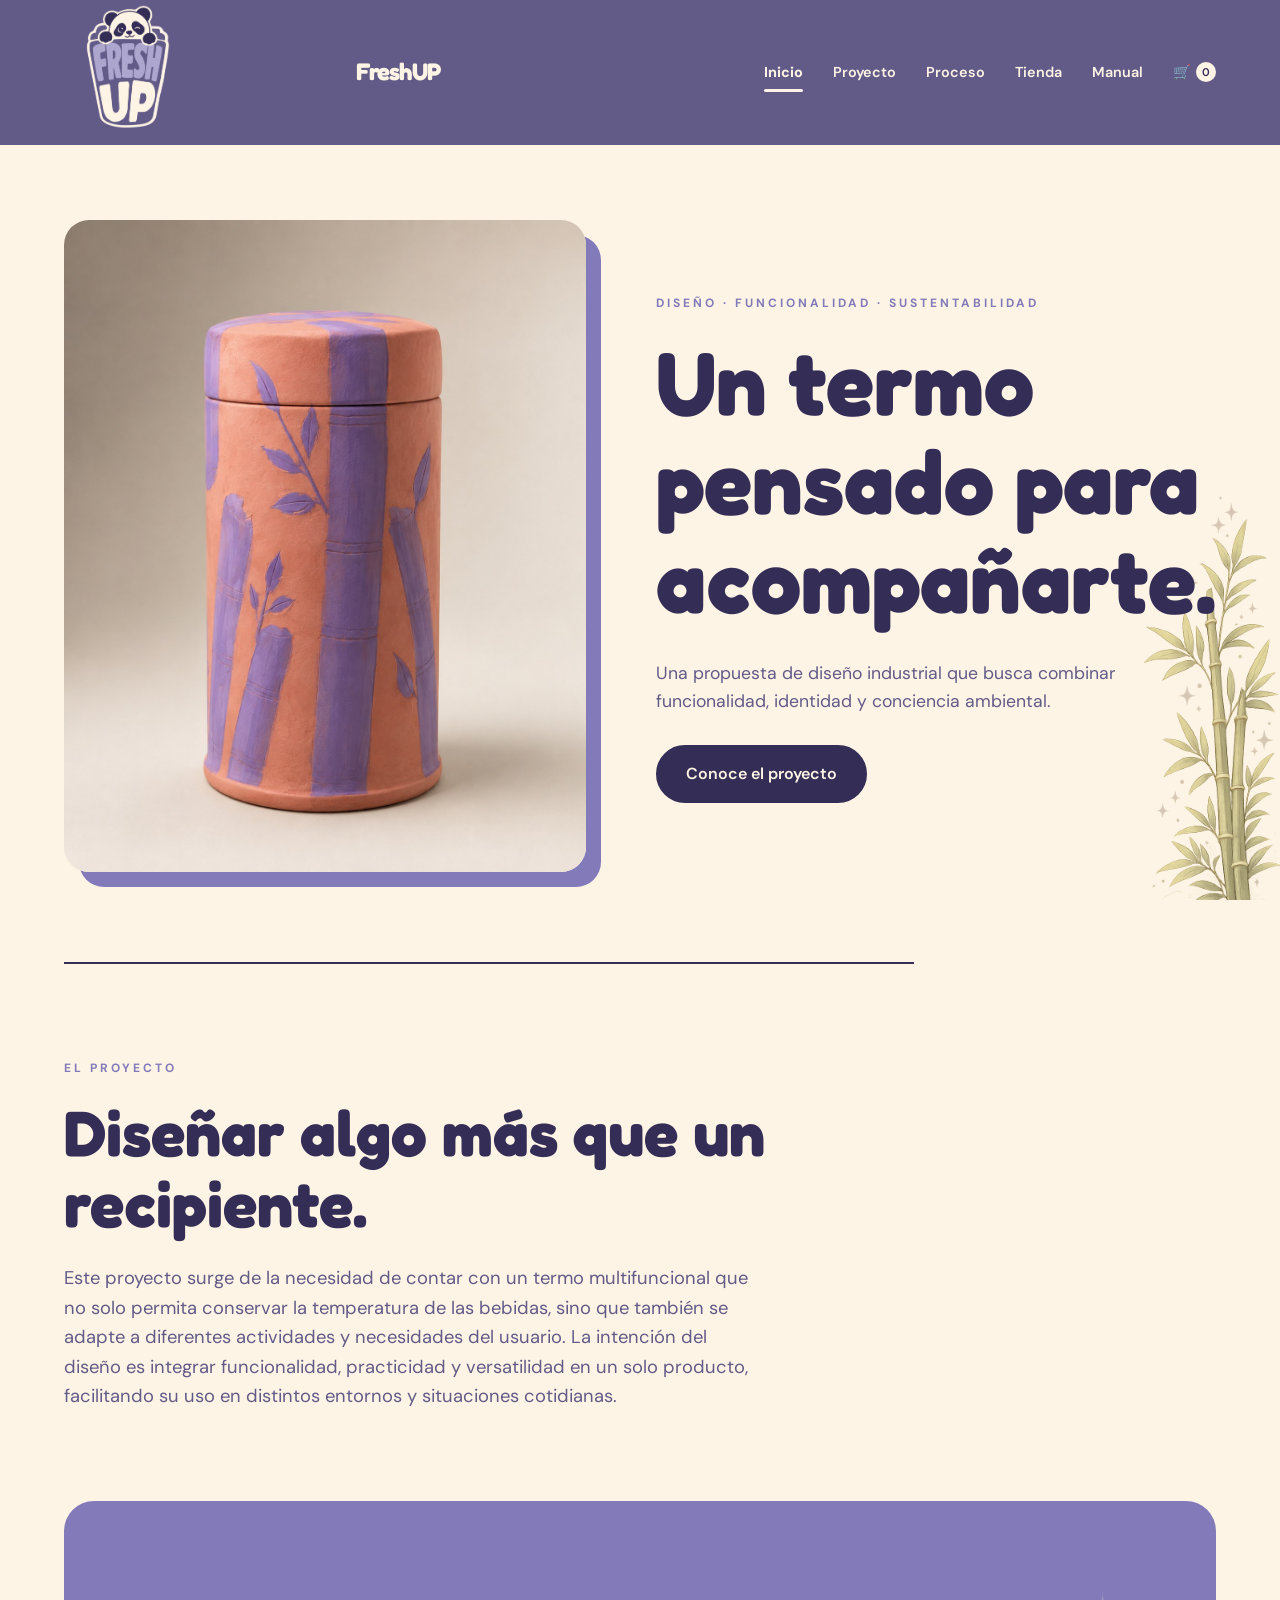
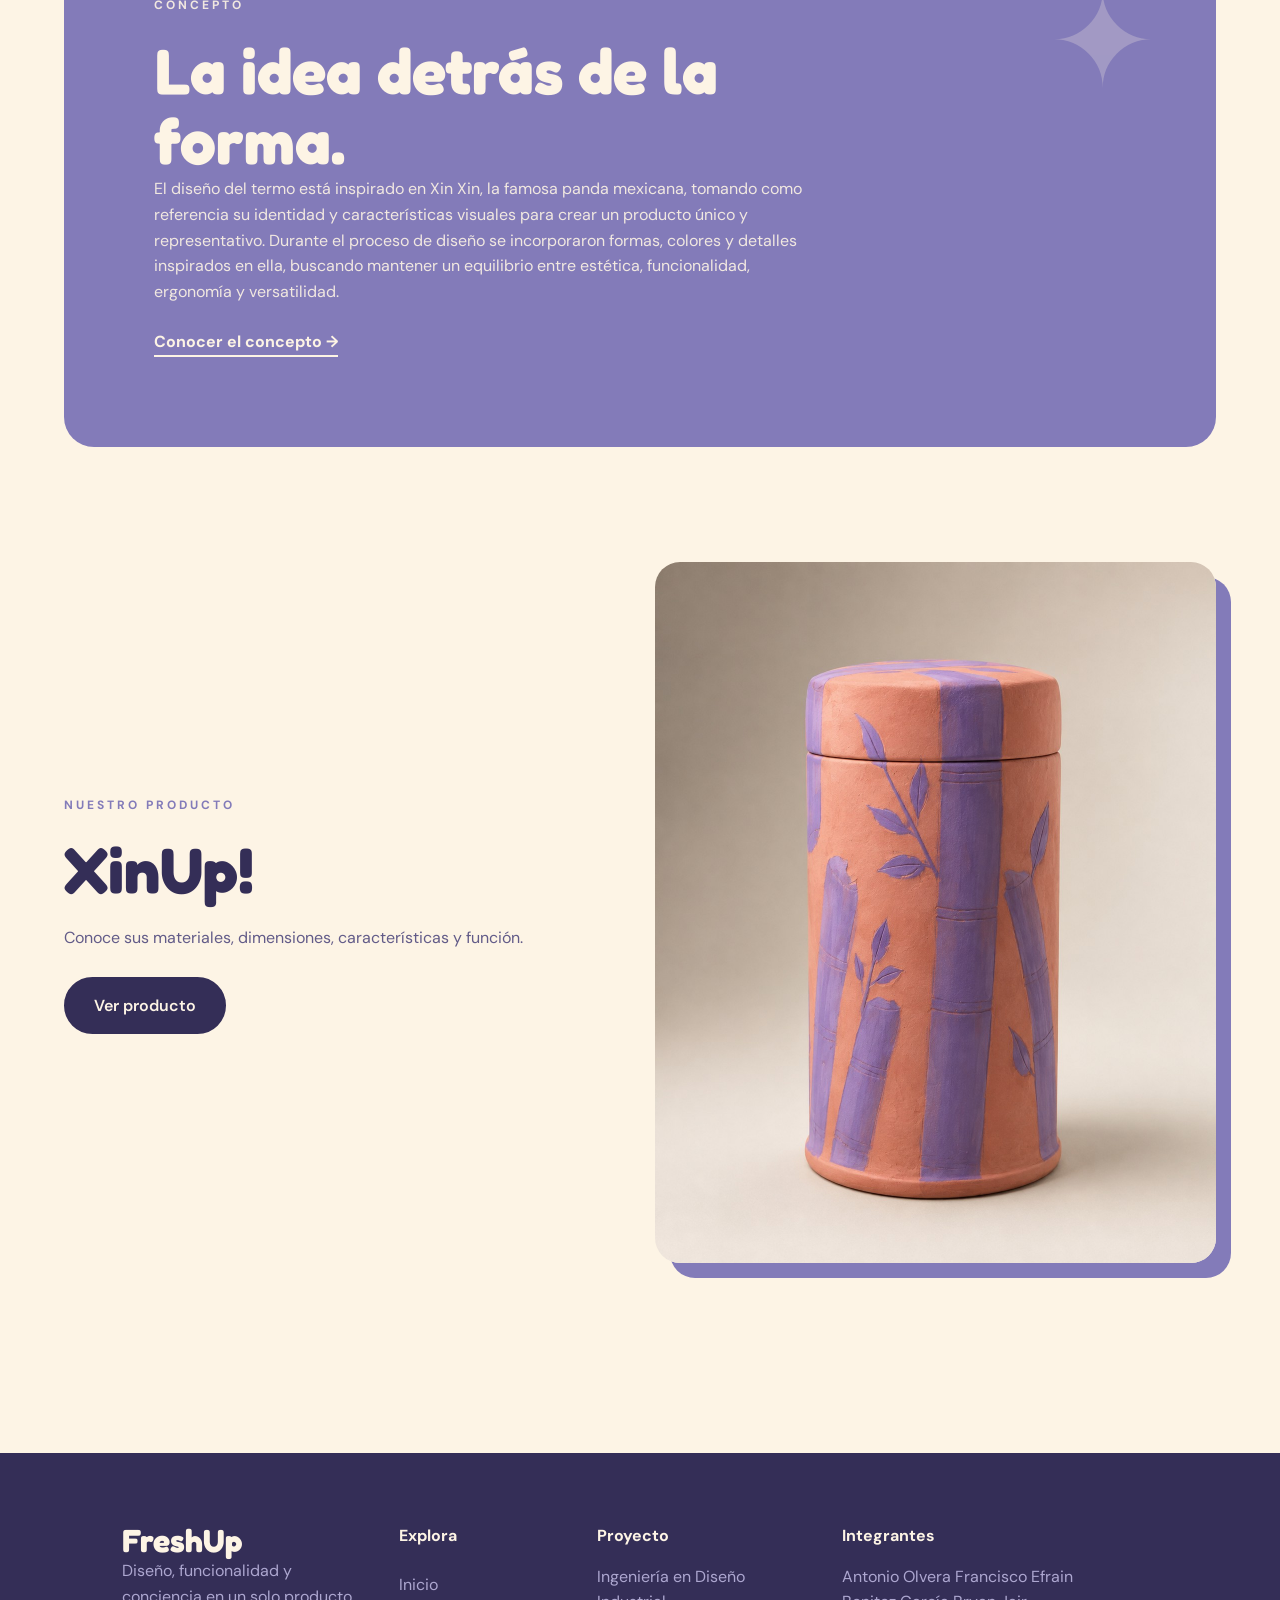
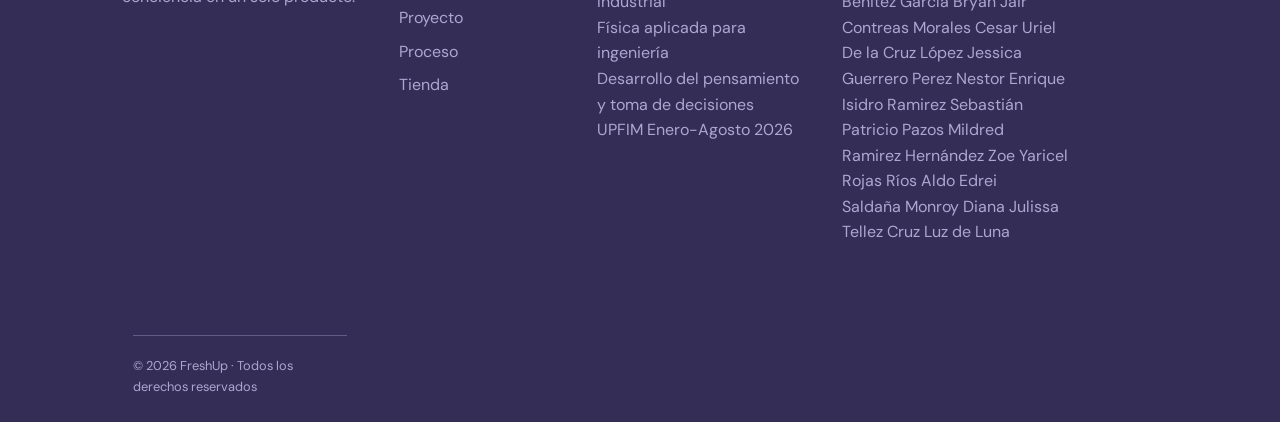
<file: index.html>
<!DOCTYPE html>

<html lang="es">

<head>

    <meta charset="UTF-8">

    <meta name="viewport"
          content="width=device-width, initial-scale=1.0">

    <title>FreshUp | Inicio</title>

    <link rel="stylesheet" href="css/style.css">

</head>


<body>


    <!-- HEADER -->

    <div id="header"></div>

    <img src="img/bambu.png" alt="" class="bambu-fijo">

    <!-- CONTENIDO -->

    <main>


        <!-- HERO -->

        <section class="hero">

            <div class="hero-image">

                <!-- AQUÍ VA TU FOTO/RENDER -->

                <img src="img/termo.jpeg"
                     alt="Termo de la marca">

            </div>

            <div class="hero-content">

                <p class="eyebrow">
                    DISEÑO · FUNCIONALIDAD · SUSTENTABILIDAD
                </p>

                <h1>
                    Un termo pensado
                    para acompañarte.
                </h1>

                <p class="hero-text">

                    Una propuesta de diseño industrial
                    que busca combinar funcionalidad,
                    identidad y conciencia ambiental.

                </p>

                <a href="proyecto.html" class="btn">
                    Conoce el proyecto
                </a>

            </div>

        </section>



        <!-- INTRODUCCIÓN -->

        <section class="intro">

            <p class="eyebrow">
                EL PROYECTO
            </p>

            <h2>
                Diseñar algo más que un recipiente.
            </h2>

            <p>
                Este proyecto surge de la necesidad de contar
                 con un termo multifuncional que no solo permita
                  conservar la temperatura de las bebidas,
                   sino que también se adapte a diferentes actividades
                    y necesidades del usuario. La intención del diseño
                     es integrar funcionalidad, practicidad y
                      versatilidad en un solo producto, facilitando 
                      su uso en distintos entornos y situaciones cotidianas.
            </p>

        </section>



        <!-- CONCEPTO -->

        <section class="highlight">

            <div>

                <p class="eyebrow">
                    CONCEPTO
                </p>

                <h2>
                    La idea detrás de la forma.
                </h2>

                <p>
                    El diseño del termo está inspirado en Xin Xin,
                 la famosa panda mexicana, tomando como referencia su 
                identidad y características visuales para crear un producto
                 único y representativo. Durante el proceso de diseño se
                 incorporaron formas, colores y detalles inspirados en ella, 
                buscando mantener un equilibrio entre estética, funcionalidad,
                 ergonomía y versatilidad.
                </p>

                <a href="proyecto.html" class="text-link">
                    Conocer el concepto →
                </a>

            </div>

        </section>



        <!-- LLAMADA AL PRODUCTO -->

        <section class="product-preview">

            <div>

                <p class="eyebrow">
                    NUESTRO PRODUCTO
                </p>

                <h2>
                    XinUp!
                </h2>

                <p>
                    Conoce sus materiales, dimensiones,
                    características y función.
                </p>
                <br>

                <a href="producto.html" class="btn">
                    Ver producto
                </a>

            </div>


            <img src="img/termo.jpeg"
                 alt="Termo">

        </section>


    </main>



    <!-- FOOTER -->

    <div id="footer"></div>


    <script src="js/main.js"></script>

</body>

</html>
</file>
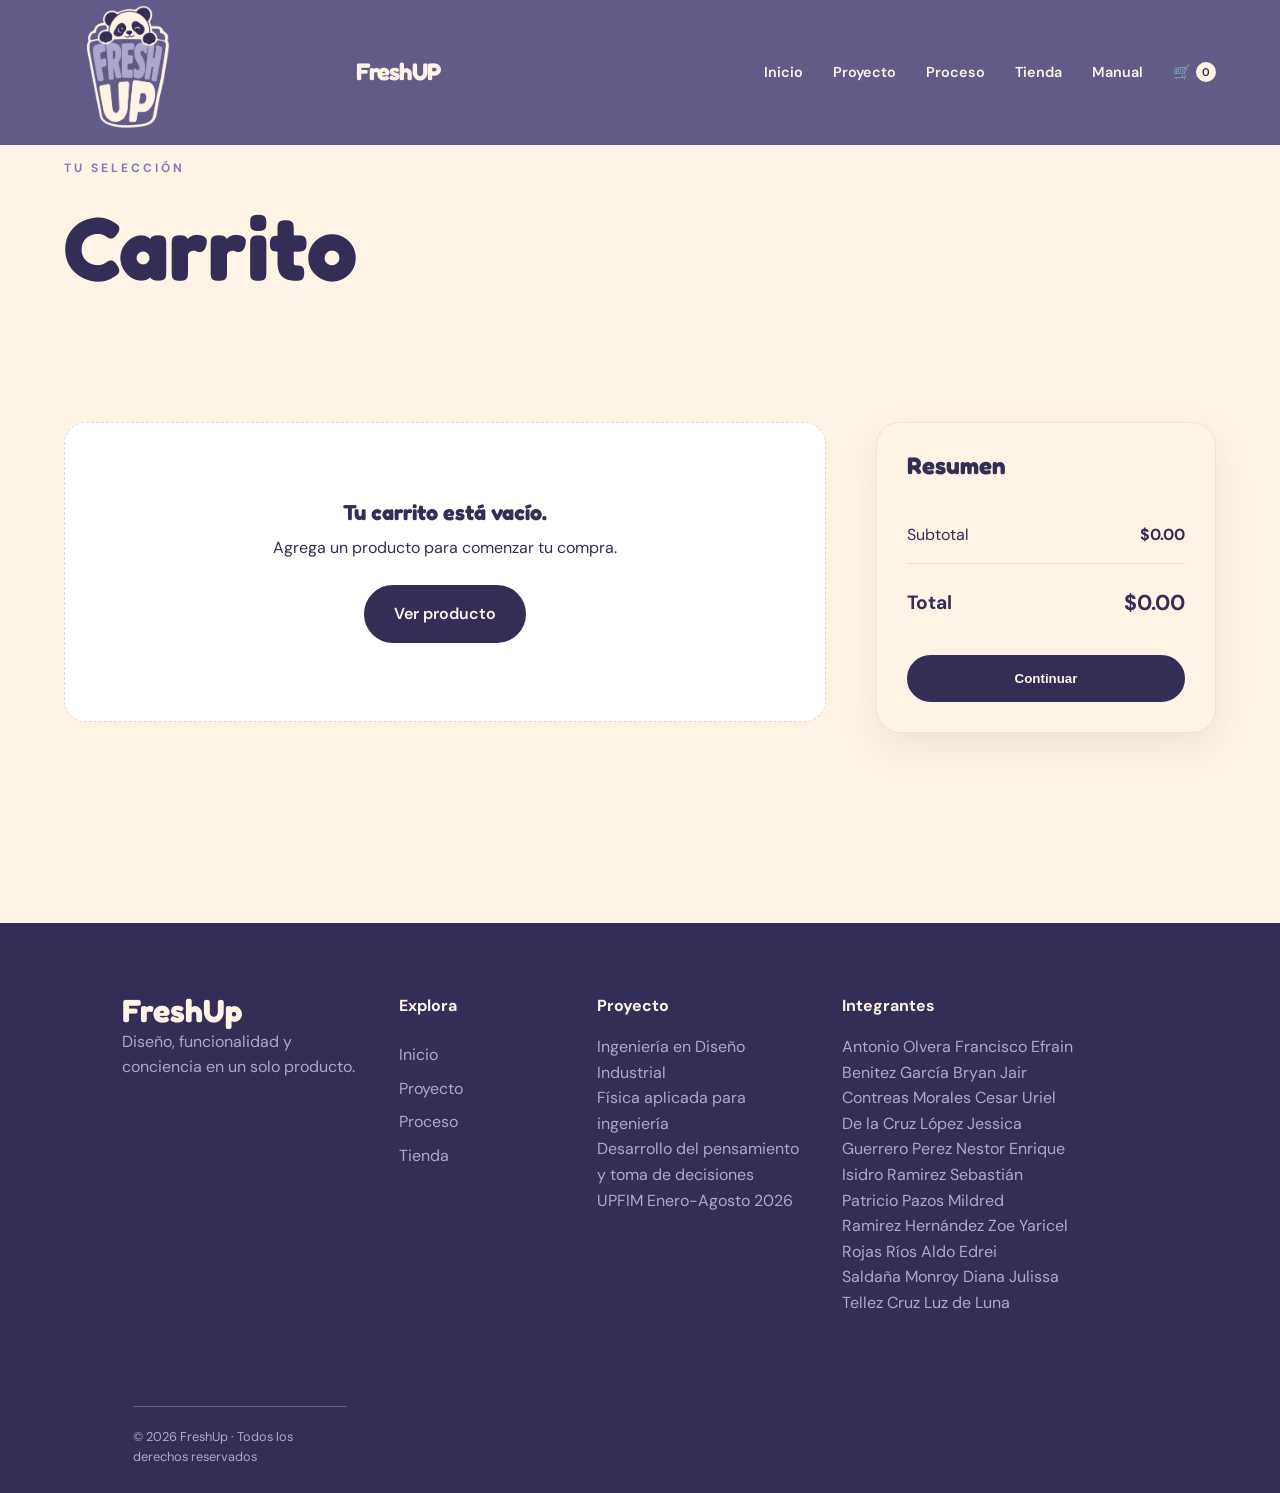
<file: carrito.html>
<!DOCTYPE html>

<html lang="es">

<head>

    <meta charset="UTF-8">

    <meta name="viewport"
          content="width=device-width, initial-scale=1.0">

    <title>FreshUp | Carrito</title>

    <link rel="stylesheet" href="css/style.css">

</head>


<body>


    <div id="header"></div>



    <main>


        <section class="page-header"style="
    min-height: 0 !important;
    height: auto !important;
    padding-top: 10px !important;
    padding-bottom: 10px !important;
    margin-bottom: 0 !important;
">

            <p class="eyebrow">
                <br>TU SELECCIÓN
            </p>

            <h1>
                Carrito
            </h1>

        </section>



        <section class="cart-section" style="
    margin-top: 0 !important;
">


            <div id="cart-items">

                <p class="empty-cart">
                    Tu carrito está vacío.
                </p>

            </div>



            <aside class="cart-summary">


                <h2>
                    Resumen
                </h2>


                <div class="summary-row">

                    <span>
                        Subtotal
                    </span>

                    <strong id="cart-subtotal">
                        $0.00
                    </strong>

                </div>



                <div class="summary-row total">

                    <span>
                        Total
                    </span>

                    <strong id="cart-total">
                        $0.00
                    </strong>

                </div>



                <button class="btn" id="continuar-compra">
    Continuar
</button>

<div id="mensaje-compra" style="display: none; margin-top: 20px; text-align: center;">

    <h3>¡Gracias por tu compra! 🎉</h3>

    <p>
        Tu pedido ha sido registrado correctamente.
    </p>

    <p>
        <strong>XinUp! · $350.00</strong>
    </p>

</div>


            </aside>


        </section>


    </main>



    <div id="footer"></div>



    <script src="js/main.js"></script>

</body>

</html>
</file>
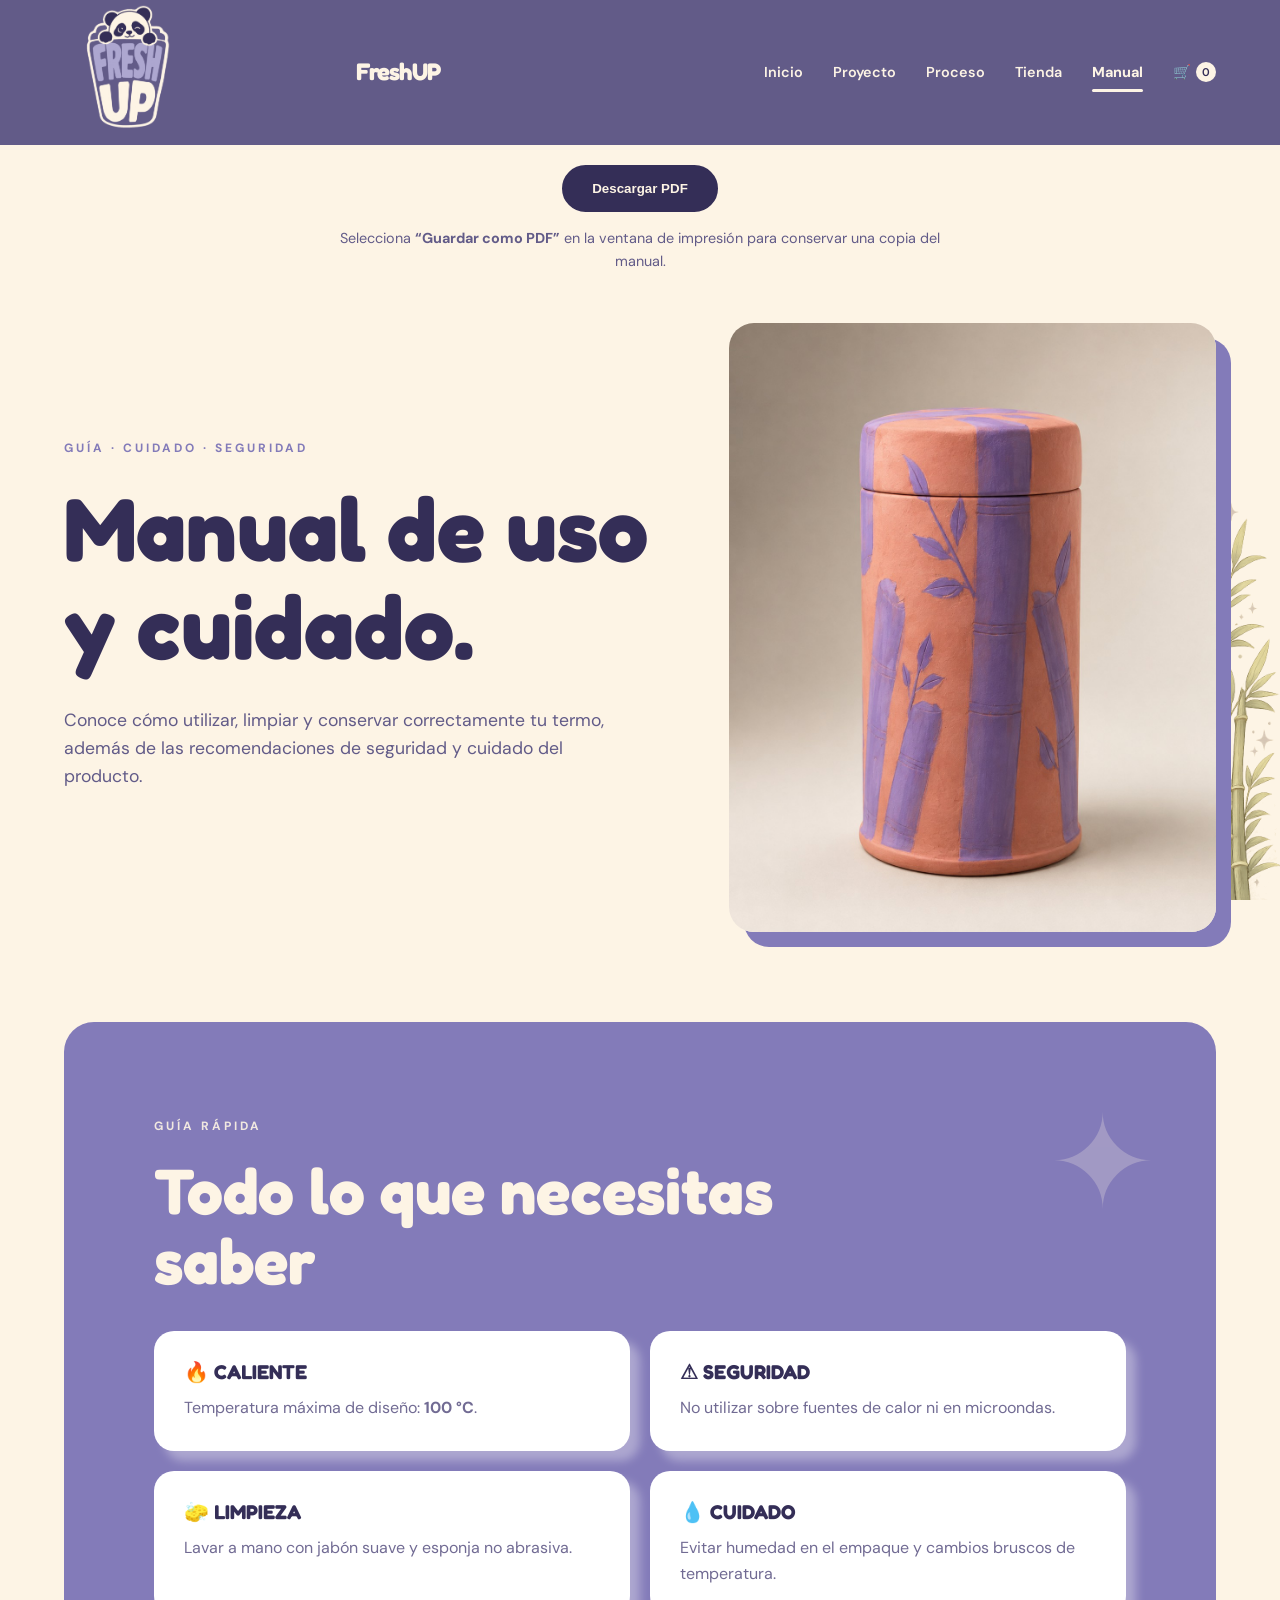
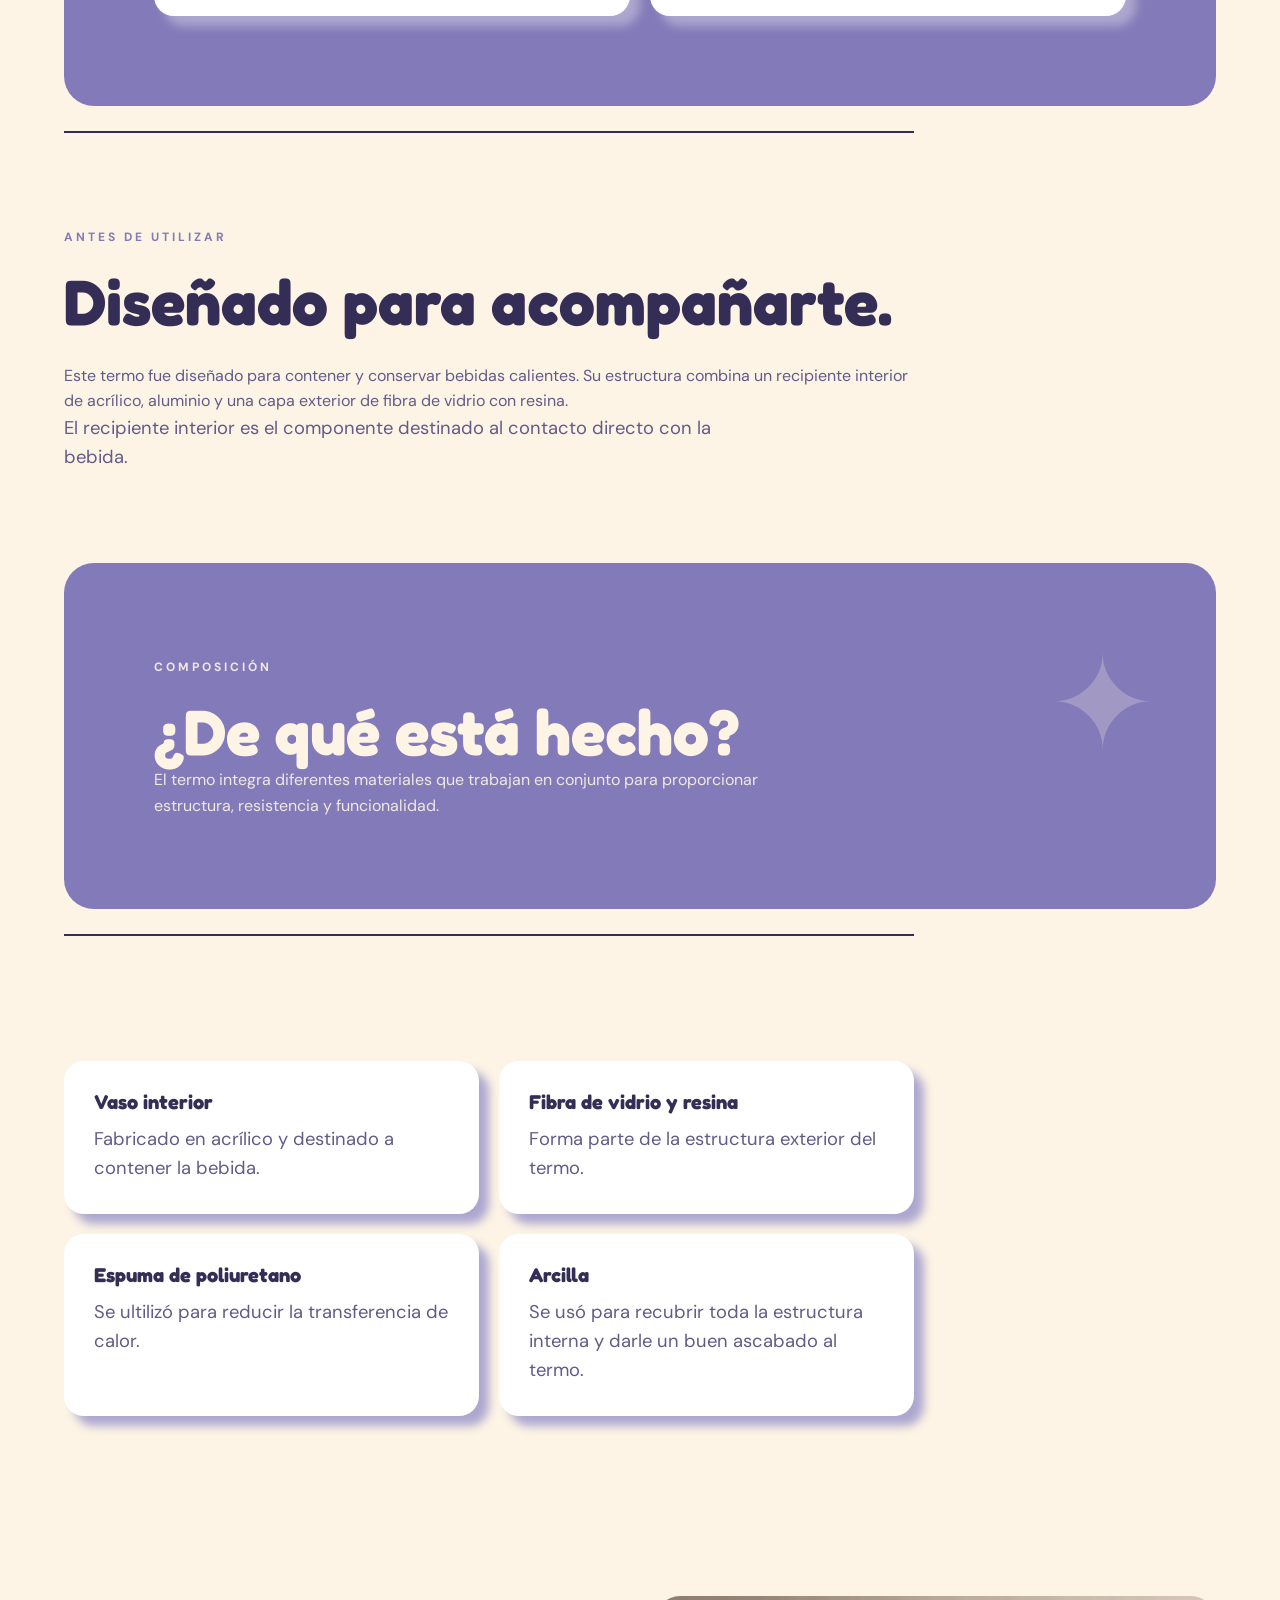
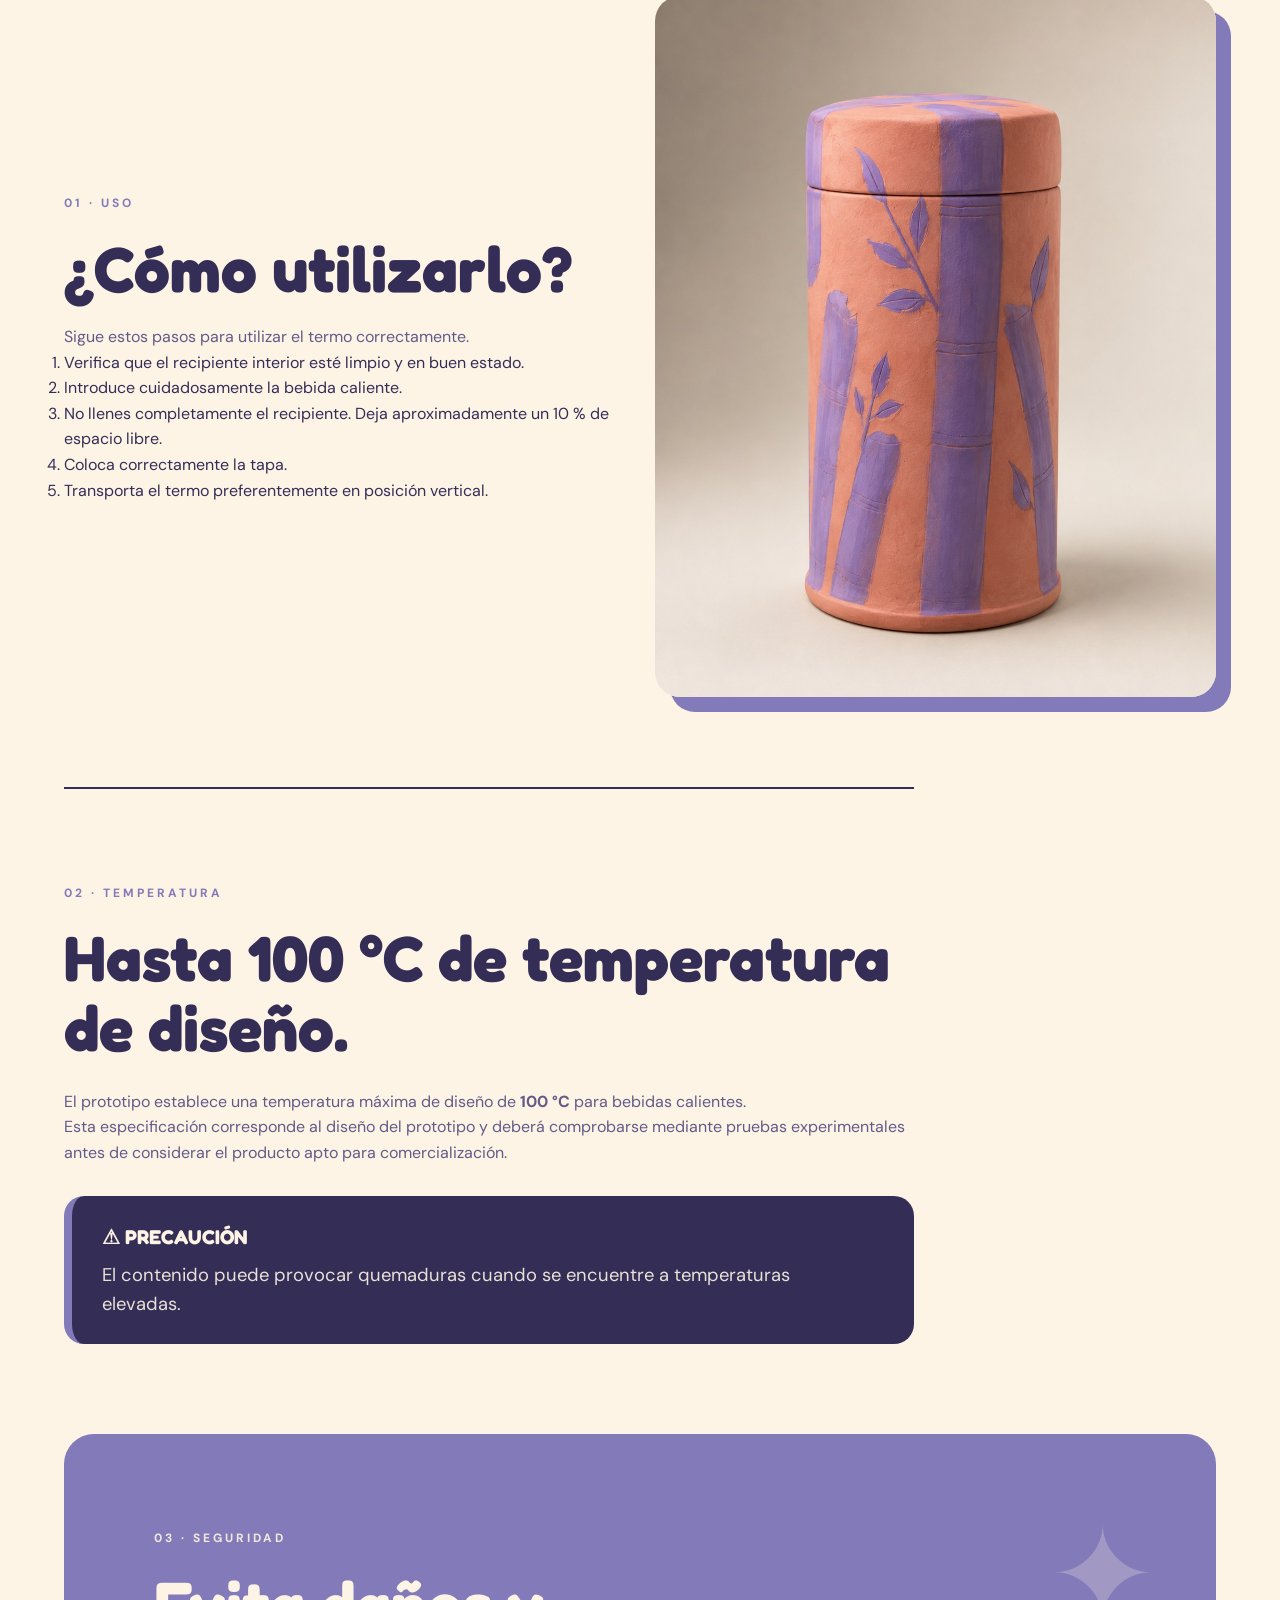
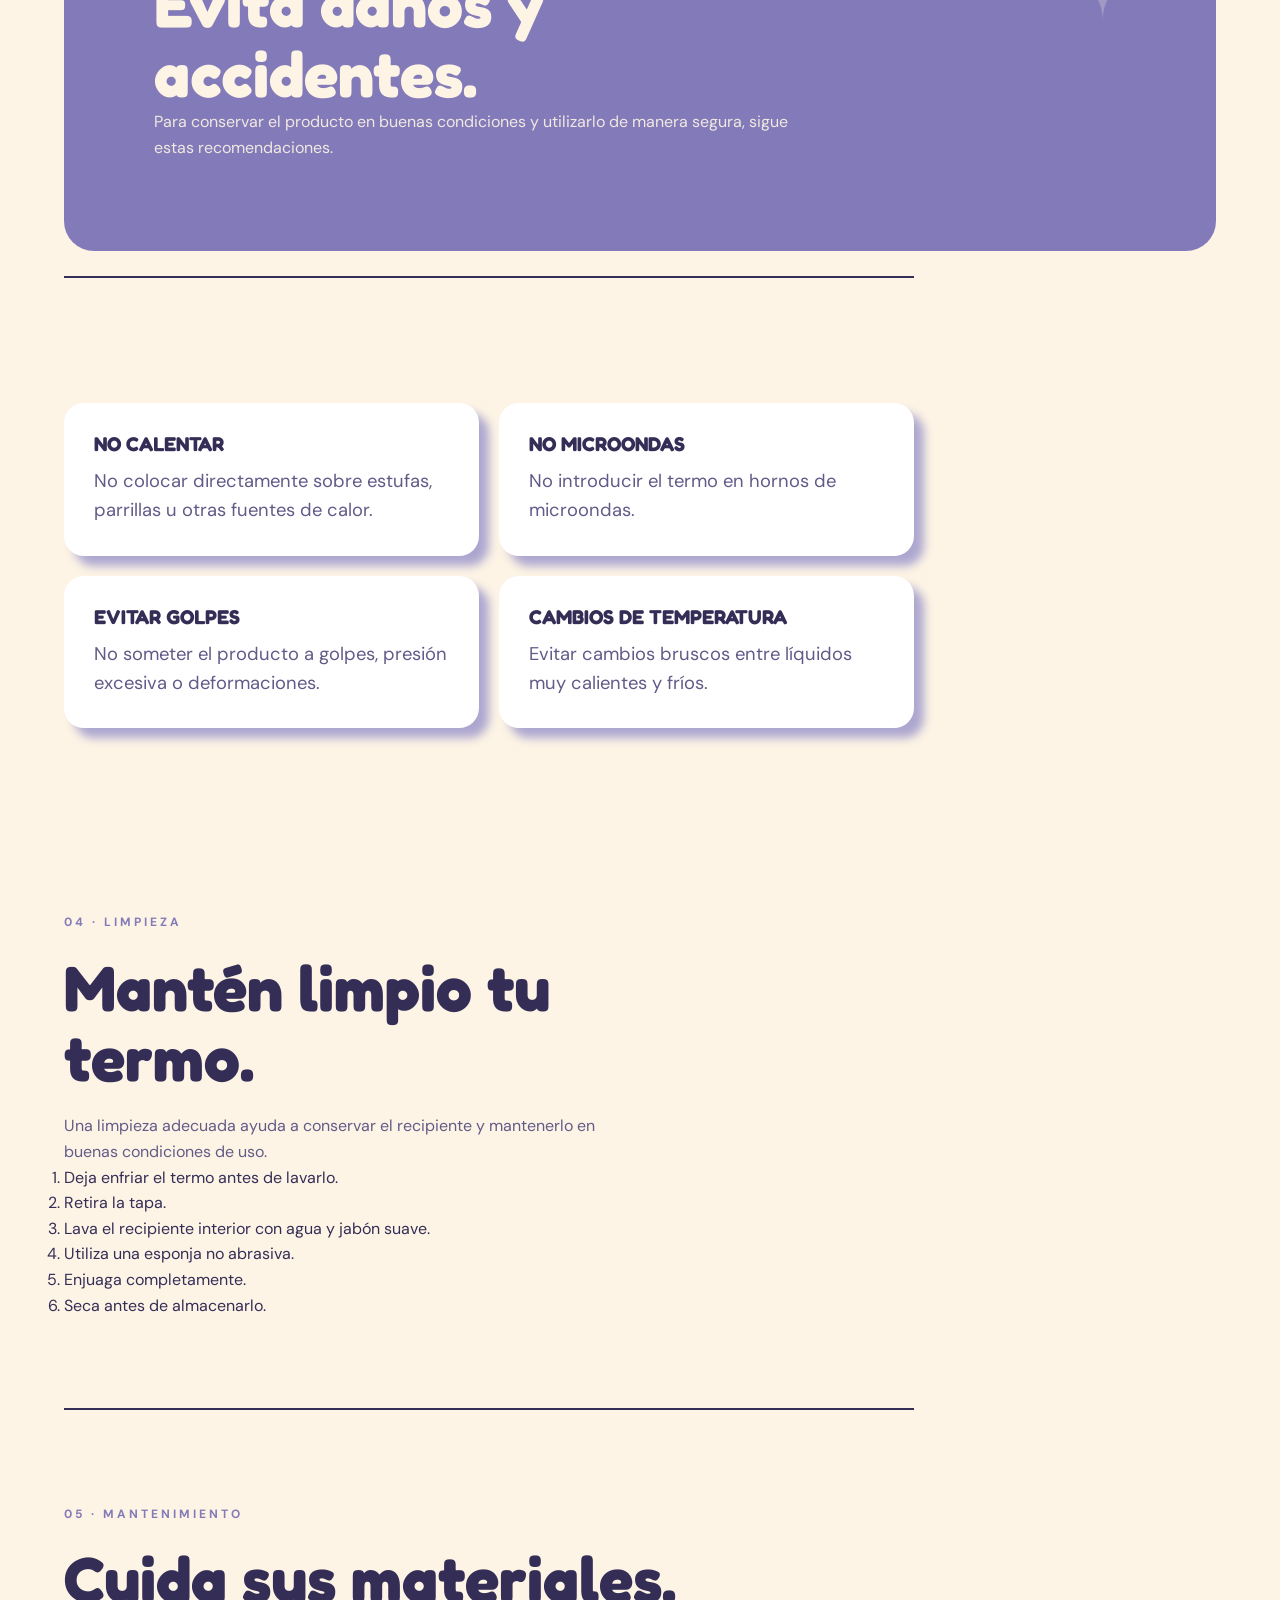
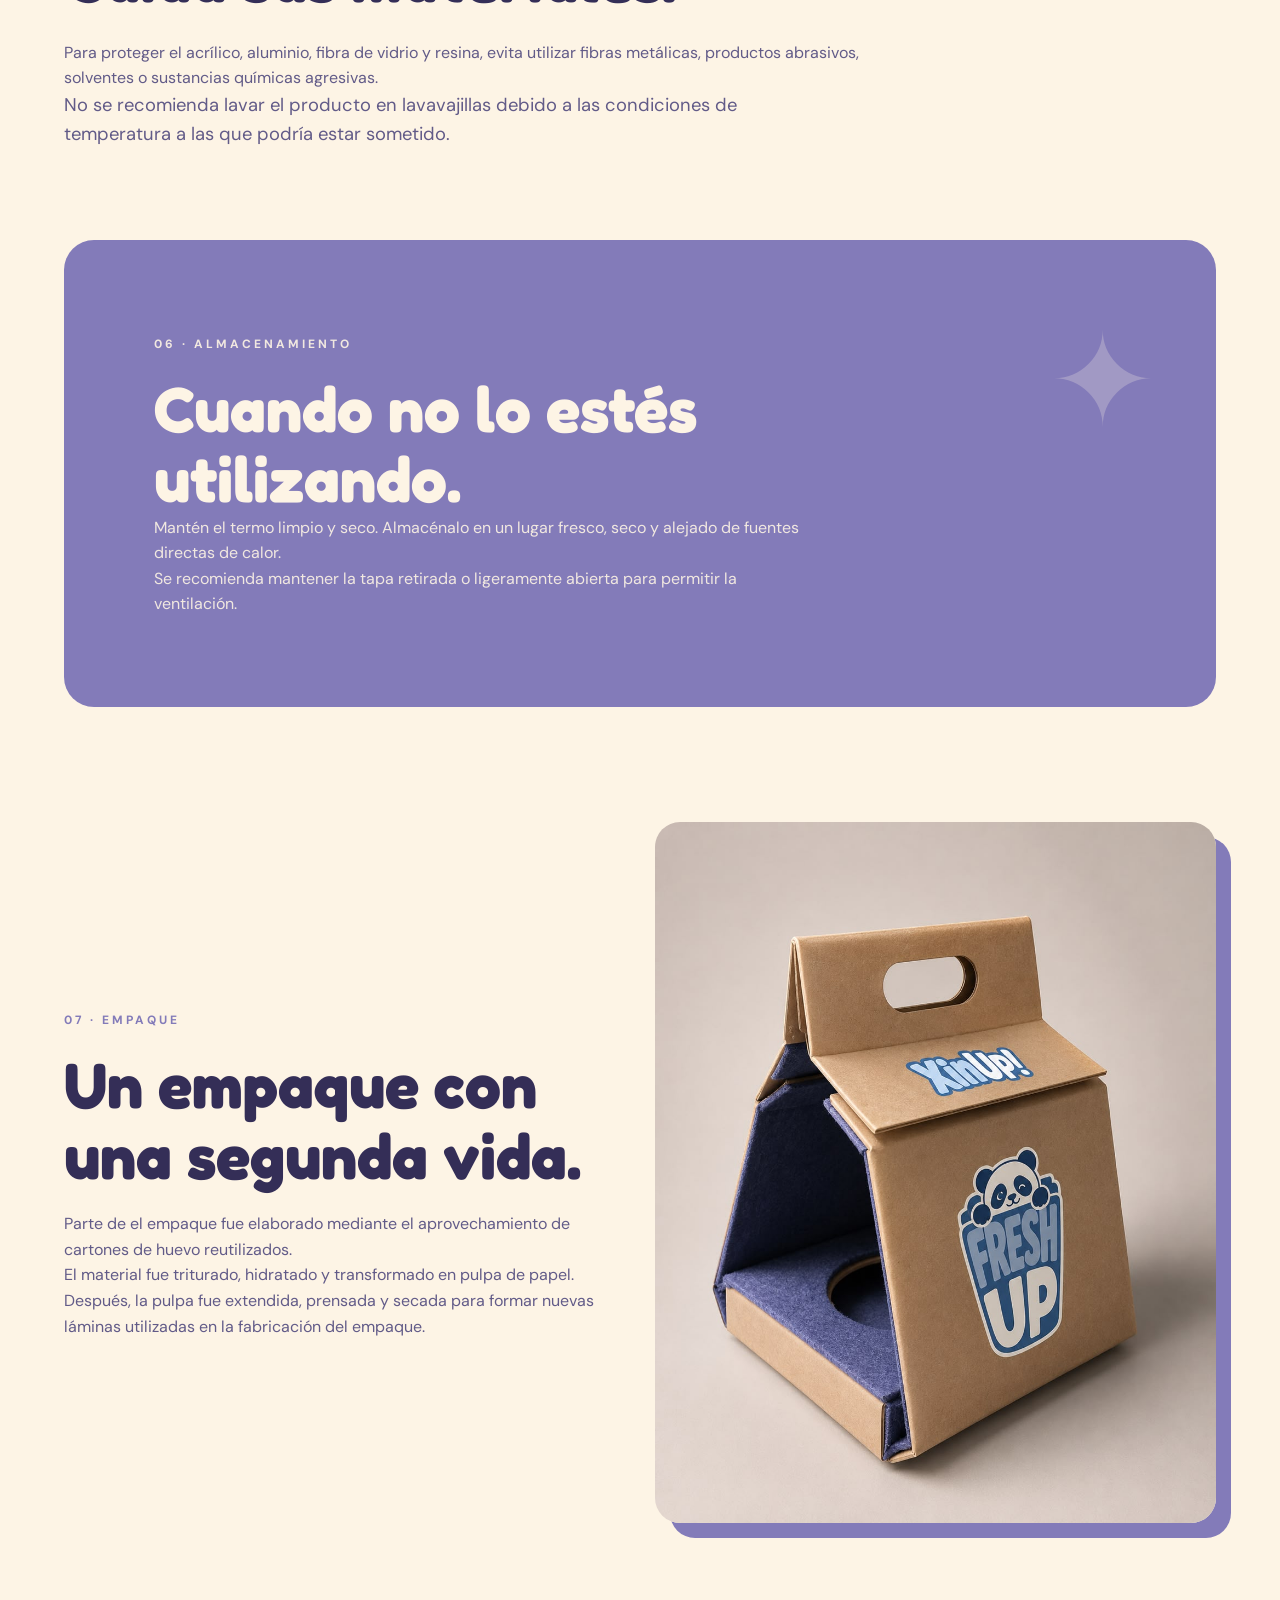
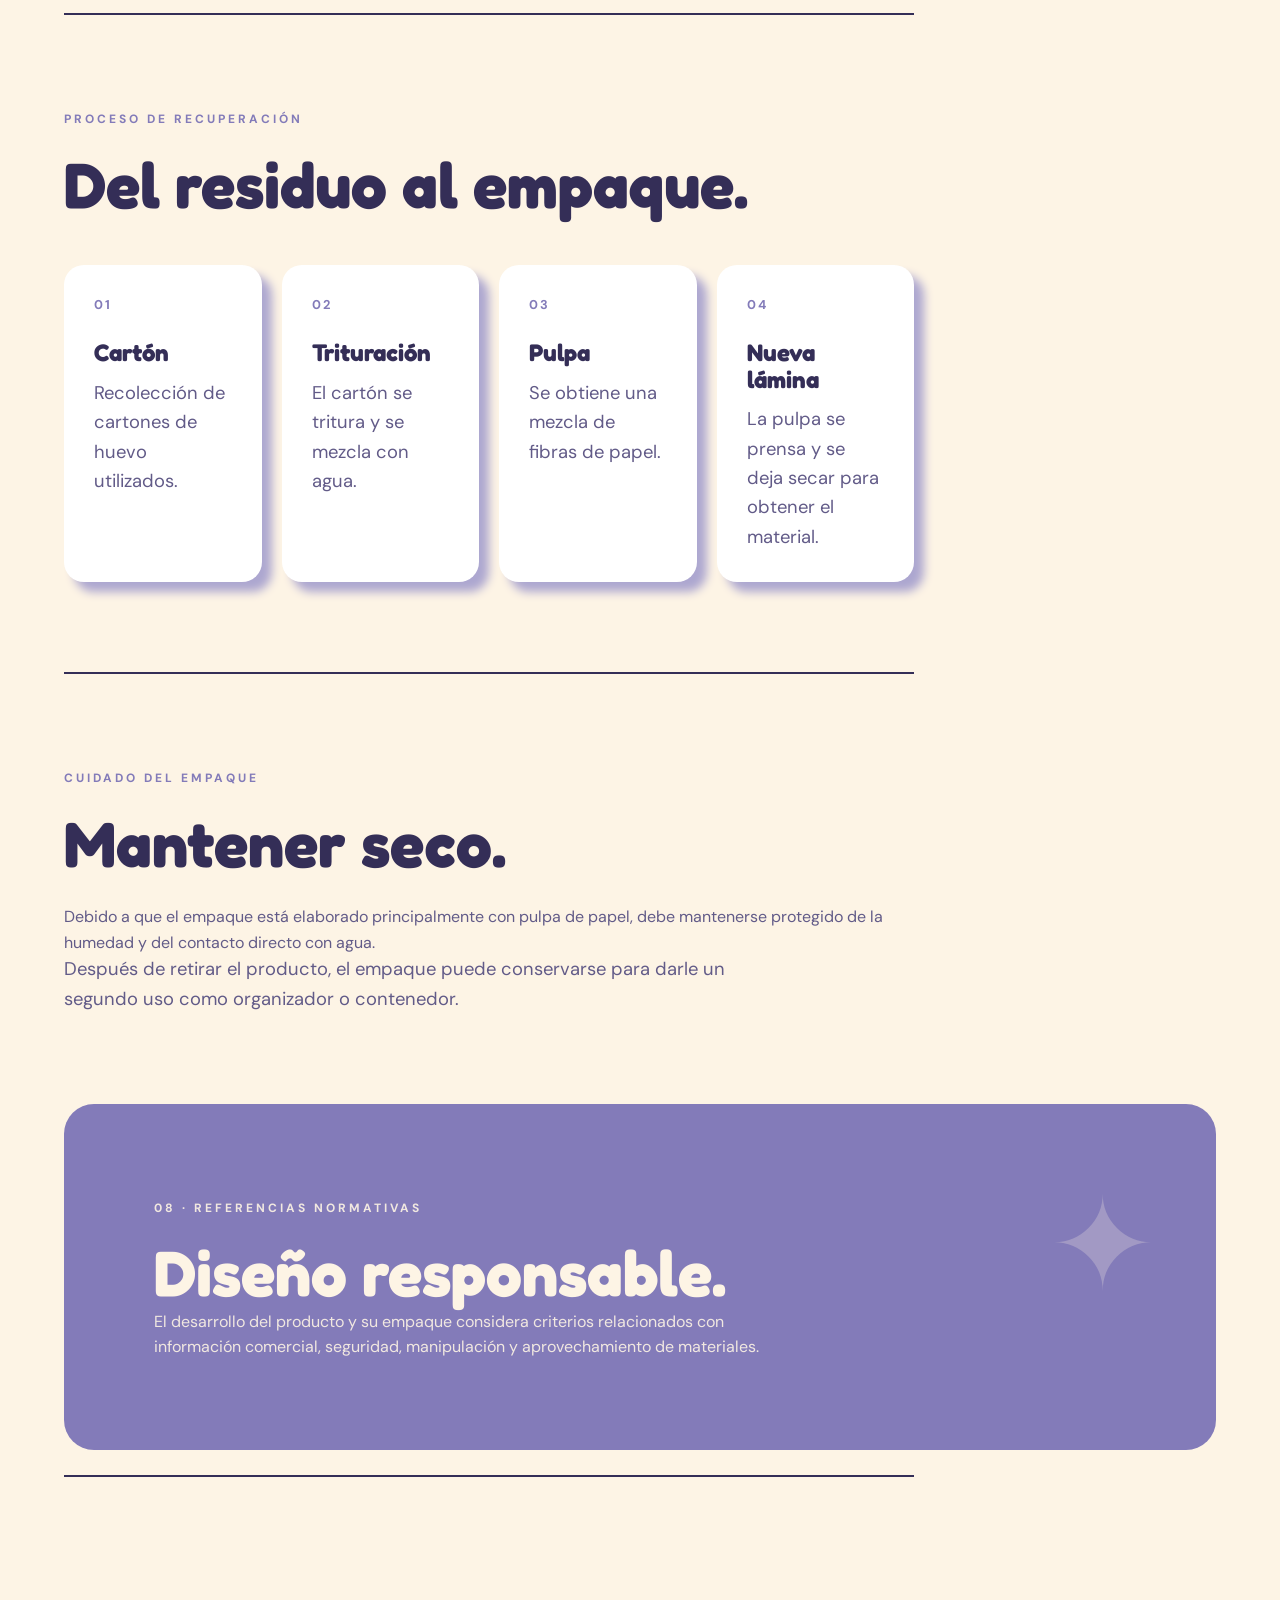
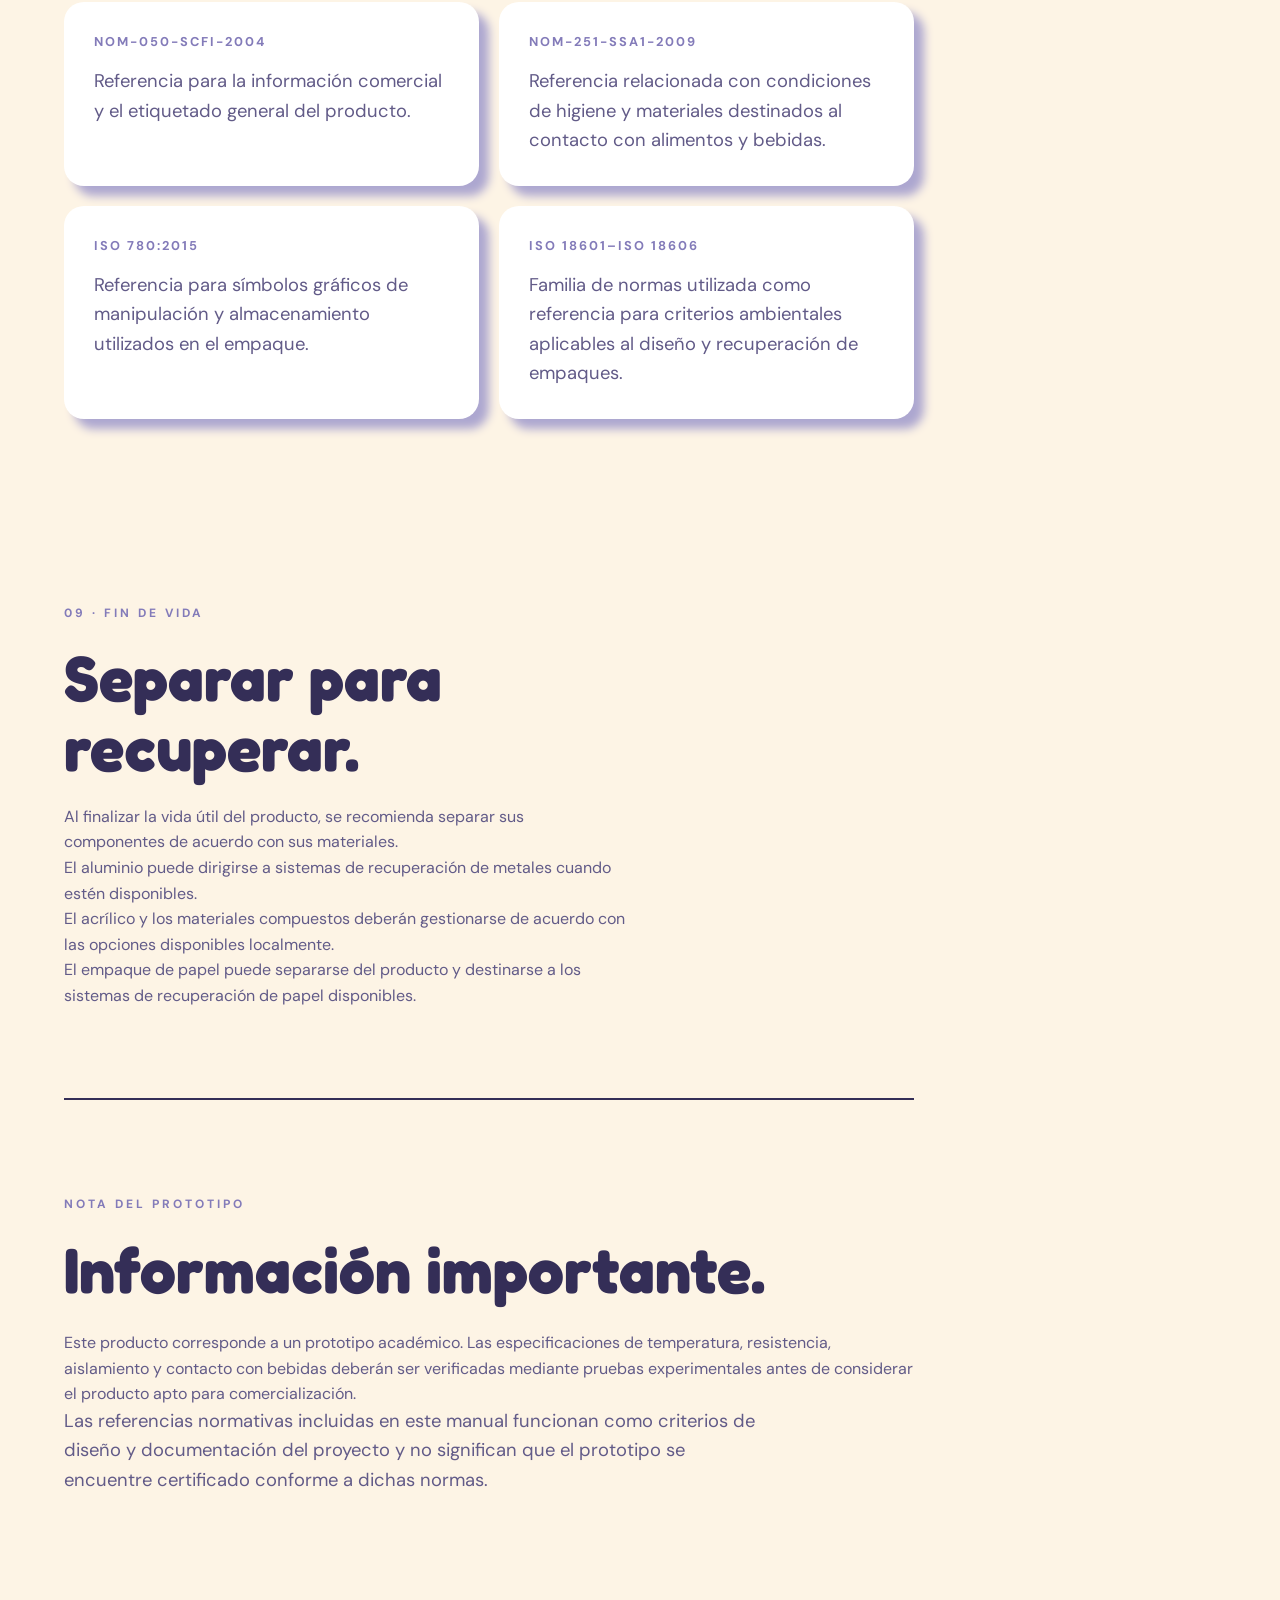
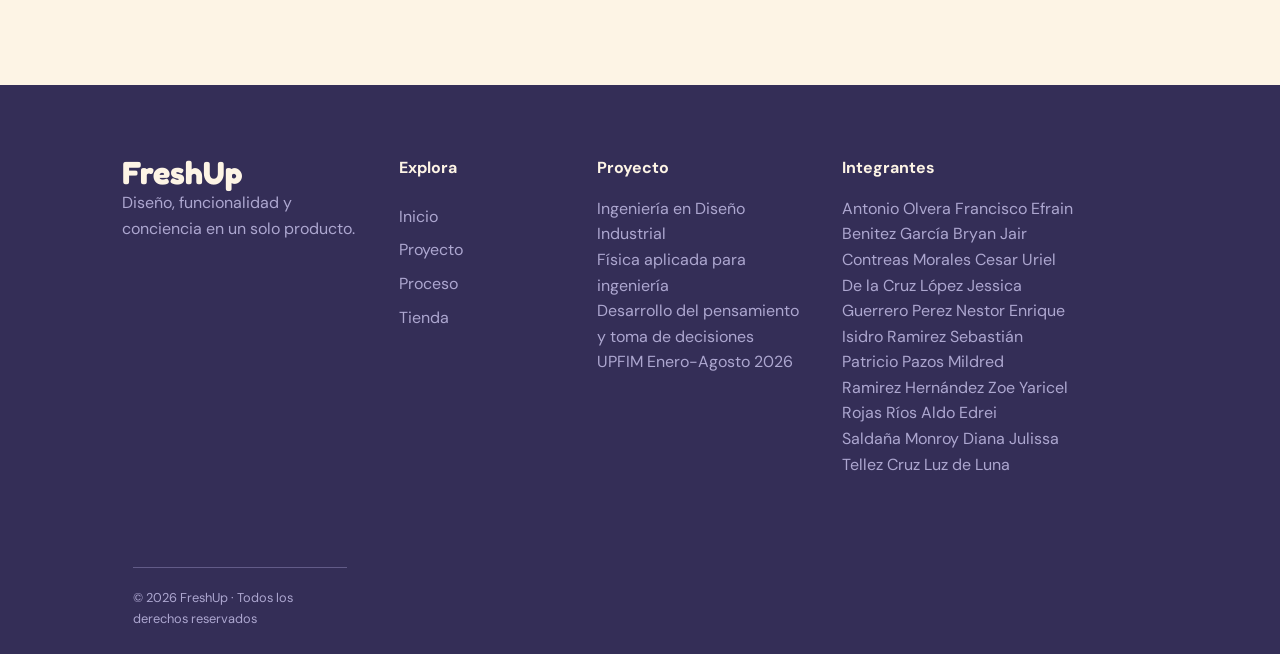
<file: manual.html>
<!DOCTYPE html>
<html lang="es">

<head>

    <meta charset="UTF-8">

    <meta name="viewport"
          content="width=device-width, initial-scale=1.0">

    <title>FreshUp | Manual de uso</title>

    <link rel="stylesheet" href="css/style.css">

</head>


<body>


    <!-- HEADER -->

    <div id="header"></div>

    <img src="img/bambu.png"
         alt=""
         class="bambu-fijo">


    <!-- =========================================
         CONTENIDO
         ========================================= -->

    <main>


        <!-- =====================================
             BOTÓN PDF
             ===================================== -->

        <section class="manual-actions">

            <button class="btn"
                    onclick="window.print()">

                Descargar PDF

            </button>

            <p>

                Selecciona
                <strong>“Guardar como PDF”</strong>
                en la ventana de impresión para
                conservar una copia del manual.

            </p>

        </section>



        <!-- =====================================
             HERO
             ===================================== -->

        <section class="hero">

            <div class="hero-content">

                <p class="eyebrow">
                    GUÍA · CUIDADO · SEGURIDAD
                </p>

                <h1>

                    Manual de uso
                    y cuidado.

                </h1>

                <p class="hero-text">

                    Conoce cómo utilizar, limpiar y
                    conservar correctamente tu termo,
                    además de las recomendaciones de
                    seguridad y cuidado del producto.

                </p>

            </div>


            <div class="hero-image">

                <img src="img/termo.jpeg"
                     alt="Termo de la marca">

            </div>

        </section>



        <!-- =====================================
             GUÍA RÁPIDA
             ===================================== -->

        <section class="highlight">

            <div>

                <p class="eyebrow">
                    GUÍA RÁPIDA
                </p>

                <h2>
                    Todo lo que necesitas saber
                </h2>


                <div class="manual-grid">


                    <div class="manual-card">

                        <h3>
                            🔥 CALIENTE
                        </h3>

                        <p>

                            Temperatura máxima de diseño:
                            <strong>100 °C</strong>.

                        </p>

                    </div>



                    <div class="manual-card">

                        <h3>
                            ⚠ SEGURIDAD
                        </h3>

                        <p>

                            No utilizar sobre fuentes de
                            calor ni en microondas.

                        </p>

                    </div>



                    <div class="manual-card">

                        <h3>
                            🧽 LIMPIEZA
                        </h3>

                        <p>

                            Lavar a mano con jabón suave
                            y esponja no abrasiva.

                        </p>

                    </div>



                    <div class="manual-card">

                        <h3>
                            💧 CUIDADO
                        </h3>

                        <p>

                            Evitar humedad en el empaque
                            y cambios bruscos de temperatura.

                        </p>

                    </div>


                </div>

            </div>

        </section>



        <!-- =====================================
             INTRODUCCIÓN
             ===================================== -->

        <section class="intro">

            <p class="eyebrow">
                ANTES DE UTILIZAR
            </p>

            <h2>
                Diseñado para acompañarte.
            </h2>

            <p>

                Este termo fue diseñado para contener
                y conservar bebidas calientes. Su
                estructura combina un recipiente
                interior de acrílico, aluminio y una
                capa exterior de fibra de vidrio
                con resina.

            </p>

            <p>

                El recipiente interior es el componente
                destinado al contacto directo con la
                bebida.

            </p>

        </section>



        <!-- =====================================
             MATERIALES
             ===================================== -->

        <section class="highlight">

            <div>

                <p class="eyebrow">
                    COMPOSICIÓN
                </p>

                <h2>
                    ¿De qué está hecho?
                </h2>

                <p>

                    El termo integra diferentes materiales
                    que trabajan en conjunto para proporcionar
                    estructura, resistencia y funcionalidad.

                </p>

            </div>

        </section>



        <section class="intro">


            <div class="manual-grid">


                <div class="manual-card">

                    <h3>
                        Vaso interior
                    </h3>

                    <p>

                        Fabricado en acrílico y destinado
                        a contener la bebida.

                    </p>

                </div>



                <div class="manual-card">

                    <h3>
                        Fibra de vidrio y resina
                    </h3>

                    <p>

                        Forma parte de la estructura
                        exterior del termo.

                    </p>

                </div>



                <div class="manual-card">

                    <h3>
                        Espuma de poliuretano
                    </h3>

                    <p>

                        Se ultilizó para reducir la transferencia de calor.

                    </p>

                </div>

                <div class="manual-card">

                    <h3>
                        Arcilla
                    </h3>

                    <p>

                        Se usó para recubrir toda la estructura interna y darle un buen ascabado al termo.

                    </p>

                </div>


            </div>


        </section>



        <!-- =====================================
             USO
             ===================================== -->

        <section class="product-preview">

            <div>

                <p class="eyebrow">
                    01 · USO
                </p>

                <h2>
                    ¿Cómo utilizarlo?
                </h2>

                <p>

                    Sigue estos pasos para utilizar
                    el termo correctamente.

                </p>


                <ol>

                    <li>

                        Verifica que el recipiente
                        interior esté limpio y en
                        buen estado.

                    </li>

                    <li>

                        Introduce cuidadosamente
                        la bebida caliente.

                    </li>

                    <li>

                        No llenes completamente el
                        recipiente. Deja aproximadamente
                        un 10 % de espacio libre.

                    </li>

                    <li>

                        Coloca correctamente la tapa.

                    </li>

                    <li>

                        Transporta el termo
                        preferentemente en posición
                        vertical.

                    </li>

                </ol>

            </div>


            <img src="img/termo.jpeg"
                 alt="Uso del termo">

        </section>



        <!-- =====================================
             TEMPERATURA
             ===================================== -->

        <section class="intro">

            <p class="eyebrow">
                02 · TEMPERATURA
            </p>

            <h2>
                Hasta 100 °C de temperatura de diseño.
            </h2>

            <p>

                El prototipo establece una temperatura
                máxima de diseño de
                <strong>100 °C</strong>
                para bebidas calientes.

            </p>

            <p>

                Esta especificación corresponde al
                diseño del prototipo y deberá comprobarse
                mediante pruebas experimentales antes
                de considerar el producto apto para
                comercialización.

            </p>


            <div class="warning">

                <strong>
                    ⚠ PRECAUCIÓN
                </strong>

                <p>

                    El contenido puede provocar
                    quemaduras cuando se encuentre
                    a temperaturas elevadas.

                </p>

            </div>

        </section>



        <!-- =====================================
             SEGURIDAD
             ===================================== -->

        <section class="highlight">

            <div>

                <p class="eyebrow">
                    03 · SEGURIDAD
                </p>

                <h2>
                    Evita daños y accidentes.
                </h2>

                <p>

                    Para conservar el producto en buenas
                    condiciones y utilizarlo de manera
                    segura, sigue estas recomendaciones.

                </p>

            </div>

        </section>



        <section class="intro">


            <div class="manual-grid">


                <div class="manual-card">

                    <h3>
                        NO CALENTAR
                    </h3>

                    <p>

                        No colocar directamente sobre
                        estufas, parrillas u otras
                        fuentes de calor.

                    </p>

                </div>



                <div class="manual-card">

                    <h3>
                        NO MICROONDAS
                    </h3>

                    <p>

                        No introducir el termo en
                        hornos de microondas.

                    </p>

                </div>



                <div class="manual-card">

                    <h3>
                        EVITAR GOLPES
                    </h3>

                    <p>

                        No someter el producto a golpes,
                        presión excesiva o deformaciones.

                    </p>

                </div>



                <div class="manual-card">

                    <h3>
                        CAMBIOS DE TEMPERATURA
                    </h3>

                    <p>

                        Evitar cambios bruscos entre
                        líquidos muy calientes y fríos.

                    </p>

                </div>


            </div>


        </section>



        <!-- =====================================
             LIMPIEZA
             ===================================== -->

        <section class="product-preview">

            <div>

                <p class="eyebrow">
                    04 · LIMPIEZA
                </p>

                <h2>
                    Mantén limpio tu termo.
                </h2>

                <p>

                    Una limpieza adecuada ayuda a
                    conservar el recipiente y mantenerlo
                    en buenas condiciones de uso.

                </p>


                <ol>

                    <li>
                        Deja enfriar el termo antes de lavarlo.
                    </li>

                    <li>
                        Retira la tapa.
                    </li>

                    <li>
                        Lava el recipiente interior con
                        agua y jabón suave.
                    </li>

                    <li>
                        Utiliza una esponja no abrasiva.
                    </li>

                    <li>
                        Enjuaga completamente.
                    </li>

                    <li>
                        Seca antes de almacenarlo.
                    </li>

                </ol>

            </div>

        </section>



        <!-- =====================================
             MANTENIMIENTO
             ===================================== -->

        <section class="intro">

            <p class="eyebrow">
                05 · MANTENIMIENTO
            </p>

            <h2>
                Cuida sus materiales.
            </h2>

            <p>

                Para proteger el acrílico, aluminio,
                fibra de vidrio y resina, evita utilizar
                fibras metálicas, productos abrasivos,
                solventes o sustancias químicas agresivas.

            </p>

            <p>

                No se recomienda lavar el producto en
                lavavajillas debido a las condiciones
                de temperatura a las que podría estar
                sometido.

            </p>

        </section>



        <!-- =====================================
             ALMACENAMIENTO
             ===================================== -->

        <section class="highlight">

            <div>

                <p class="eyebrow">
                    06 · ALMACENAMIENTO
                </p>

                <h2>
                    Cuando no lo estés utilizando.
                </h2>

                <p>

                    Mantén el termo limpio y seco.
                    Almacénalo en un lugar fresco,
                    seco y alejado de fuentes directas
                    de calor.

                </p>

                <p>

                    Se recomienda mantener la tapa
                    retirada o ligeramente abierta para
                    permitir la ventilación.

                </p>

            </div>

        </section>



        <!-- =====================================
             EMPAQUE
             ===================================== -->

        <section class="product-preview">

            <div>

                <p class="eyebrow">
                    07 · EMPAQUE
                </p>

                <h2>
                    Un empaque con una segunda vida.
                </h2>

                <p>

                    Parte de el empaque fue elaborado mediante
                    el aprovechamiento de cartones de
                    huevo reutilizados.

                </p>

                <p>

                    El material fue triturado, hidratado
                    y transformado en pulpa de papel.
                    Después, la pulpa fue extendida,
                    prensada y secada para formar nuevas
                    láminas utilizadas en la fabricación
                    del empaque.

                </p>

            </div>


            <img src="img/empaque.jpeg"
                 alt="Empaque elaborado con pulpa de papel">

        </section>



        <!-- =====================================
             PROCESO DEL EMPAQUE
             ===================================== -->

        <section class="intro">

            <p class="eyebrow">
                PROCESO DE RECUPERACIÓN
            </p>

            <h2>
                Del residuo al empaque.
            </h2>


            <div class="process">


                <div>

                    <span>
                        01
                    </span>

                    <h3>
                        Cartón
                    </h3>

                    <p>

                        Recolección de cartones
                        de huevo utilizados.

                    </p>

                </div>



                <div>

                    <span>
                        02
                    </span>

                    <h3>
                        Trituración
                    </h3>

                    <p>

                        El cartón se tritura y
                        se mezcla con agua.

                    </p>

                </div>



                <div>

                    <span>
                        03
                    </span>

                    <h3>
                        Pulpa
                    </h3>

                    <p>

                        Se obtiene una mezcla
                        de fibras de papel.

                    </p>

                </div>



                <div>

                    <span>
                        04
                    </span>

                    <h3>
                        Nueva lámina
                    </h3>

                    <p>

                        La pulpa se prensa y se deja
                        secar para obtener el material.

                    </p>

                </div>


            </div>

        </section>



        <!-- =====================================
             CUIDADO DEL EMPAQUE
             ===================================== -->

        <section class="intro">

            <p class="eyebrow">
                CUIDADO DEL EMPAQUE
            </p>

            <h2>
                Mantener seco.
            </h2>

            <p>

                Debido a que el empaque está elaborado
                principalmente con pulpa de papel,
                debe mantenerse protegido de la humedad
                y del contacto directo con agua.

            </p>

            <p>

                Después de retirar el producto, el
                empaque puede conservarse para darle
                un segundo uso como organizador o
                contenedor.

            </p>

        </section>



        <!-- =====================================
             NORMAS
             ===================================== -->

        <section class="highlight">

            <div>

                <p class="eyebrow">
                    08 · REFERENCIAS NORMATIVAS
                </p>

                <h2>
                    Diseño responsable.
                </h2>

                <p>

                    El desarrollo del producto y su
                    empaque considera criterios relacionados
                    con información comercial, seguridad,
                    manipulación y aprovechamiento
                    de materiales.

                </p>

            </div>

        </section>



        <section class="intro">


            <div class="normas">


                <div class="norma">

                    <span>
                        NOM-050-SCFI-2004
                    </span>

                    <p>

                        Referencia para la información
                        comercial y el etiquetado general
                        del producto.

                    </p>

                </div>



                <div class="norma">

                    <span>
                        NOM-251-SSA1-2009
                    </span>

                    <p>

                        Referencia relacionada con
                        condiciones de higiene y
                        materiales destinados al
                        contacto con alimentos y bebidas.

                    </p>

                </div>



                <div class="norma">

                    <span>
                        ISO 780:2015
                    </span>

                    <p>

                        Referencia para símbolos gráficos
                        de manipulación y almacenamiento
                        utilizados en el empaque.

                    </p>

                </div>



                <div class="norma">

                    <span>
                        ISO 18601–ISO 18606
                    </span>

                    <p>

                        Familia de normas utilizada como
                        referencia para criterios ambientales
                        aplicables al diseño y recuperación
                        de empaques.

                    </p>

                </div>


            </div>


        </section>



        <!-- =====================================
             FIN DE VIDA
             ===================================== -->

        <section class="product-preview">

            <div>

                <p class="eyebrow">
                    09 · FIN DE VIDA
                </p>

                <h2>
                    Separar para recuperar.
                </h2>

                <p>

                    Al finalizar la vida útil del producto,
                    se recomienda separar sus componentes
                    de acuerdo con sus materiales.

                </p>

                <p>

                    El aluminio puede dirigirse a sistemas
                    de recuperación de metales cuando
                    estén disponibles.

                </p>

                <p>

                    El acrílico y los materiales compuestos
                    deberán gestionarse de acuerdo con las
                    opciones disponibles localmente.

                </p>

                <p>

                    El empaque de papel puede separarse
                    del producto y destinarse a los sistemas
                    de recuperación de papel disponibles.

                </p>

            </div>

        </section>



        <!-- =====================================
             NOTA DEL PROTOTIPO
             ===================================== -->

        <section class="intro">

            <p class="eyebrow">
                NOTA DEL PROTOTIPO
            </p>

            <h2>
                Información importante.
            </h2>

            <p>

                Este producto corresponde a un prototipo
                académico. Las especificaciones de
                temperatura, resistencia, aislamiento
                y contacto con bebidas deberán ser
                verificadas mediante pruebas experimentales
                antes de considerar el producto apto
                para comercialización.

            </p>

            <p>

                Las referencias normativas incluidas
                en este manual funcionan como criterios
                de diseño y documentación del proyecto
                y no significan que el prototipo se
                encuentre certificado conforme a dichas
                normas.

            </p>

        </section>



        <!-- =====================================
             FICHA PARA IMPRIMIR
             ===================================== -->

        <section class="print-only manual-sheet">


            <p class="eyebrow">
                FICHA DEL PRODUCTO
            </p>


            <h2>
                Guarda esta información.
            </h2>


            <div class="user-info">


                <div>

                    <span>
                        Modelo
                    </span>

                    <strong>
                        ______________________________
                    </strong>

                </div>



                <div>

                    <span>
                        Capacidad
                    </span>

                    <strong>
                        ______________________________
                    </strong>

                </div>



                <div>

                    <span>
                        Lote
                    </span>

                    <strong>
                        ______________________________
                    </strong>

                </div>



                <div>

                    <span>
                        Fecha de adquisición
                    </span>

                    <strong>
                        ______________________________
                    </strong>

                </div>


            </div>



            <h3>
                Checklist de cuidado
            </h3>


            <div class="checklist">


                <label>
                    □ Lavar antes del primer uso
                </label>


                <label>
                    □ No utilizar en microondas
                </label>


                <label>
                    □ No colocar sobre fuentes de calor
                </label>


                <label>
                    □ No llenar completamente con líquido caliente
                </label>


                <label>
                    □ Evitar cambios bruscos de temperatura
                </label>


                <label>
                    □ Lavar a mano con jabón suave
                </label>


                <label>
                    □ Mantener seco el empaque
                </label>


            </div>



            <div class="emergency-note">


                <strong>
                    RECUERDA
                </strong>


                <p>

                    Temperatura máxima de diseño:
                    <strong>100 °C</strong>.

                </p>


                <p>

                    El contenido caliente puede provocar
                    quemaduras. Manipula el termo con
                    precaución.

                </p>


            </div>


        </section>


    </main>



    <!-- =========================================
         FOOTER
         ========================================= -->

    <div id="footer"></div>


    <!-- JAVASCRIPT -->

    <script src="js/main.js"></script>


</body>

</html>
</file>
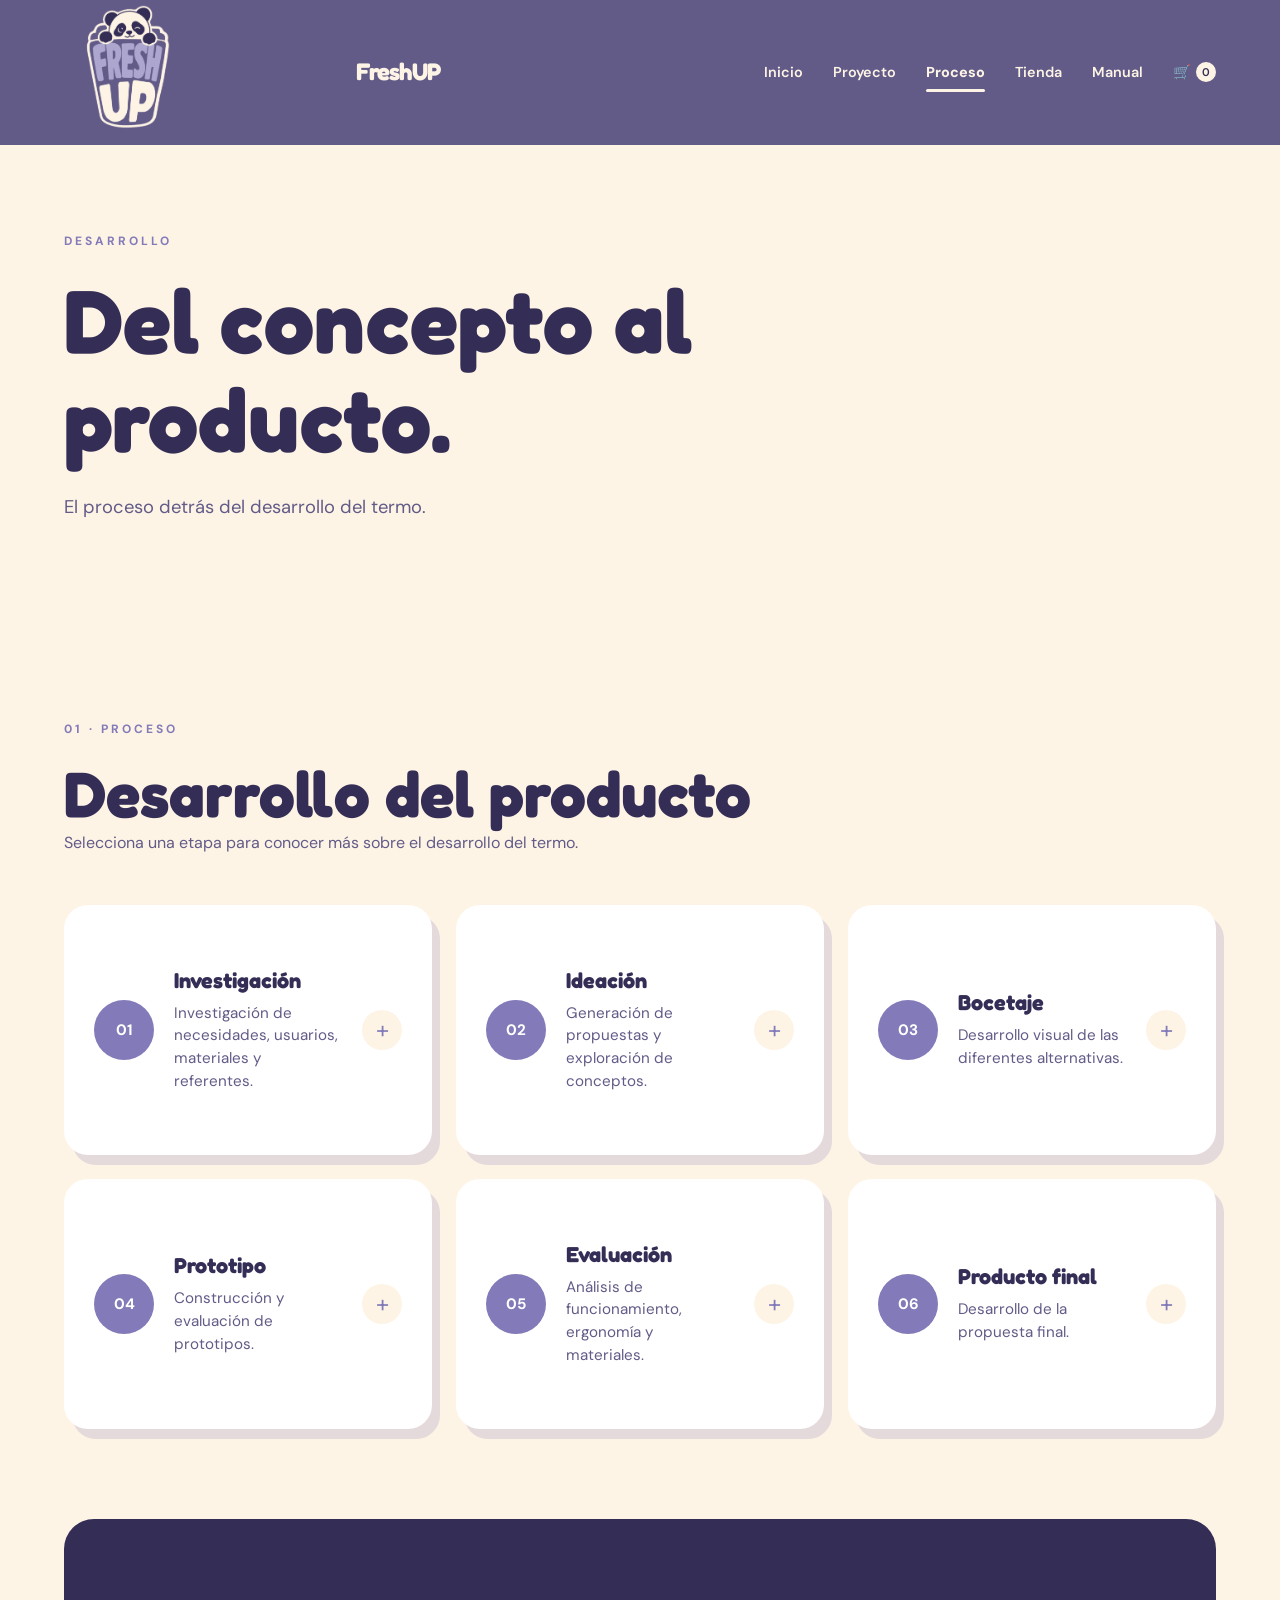
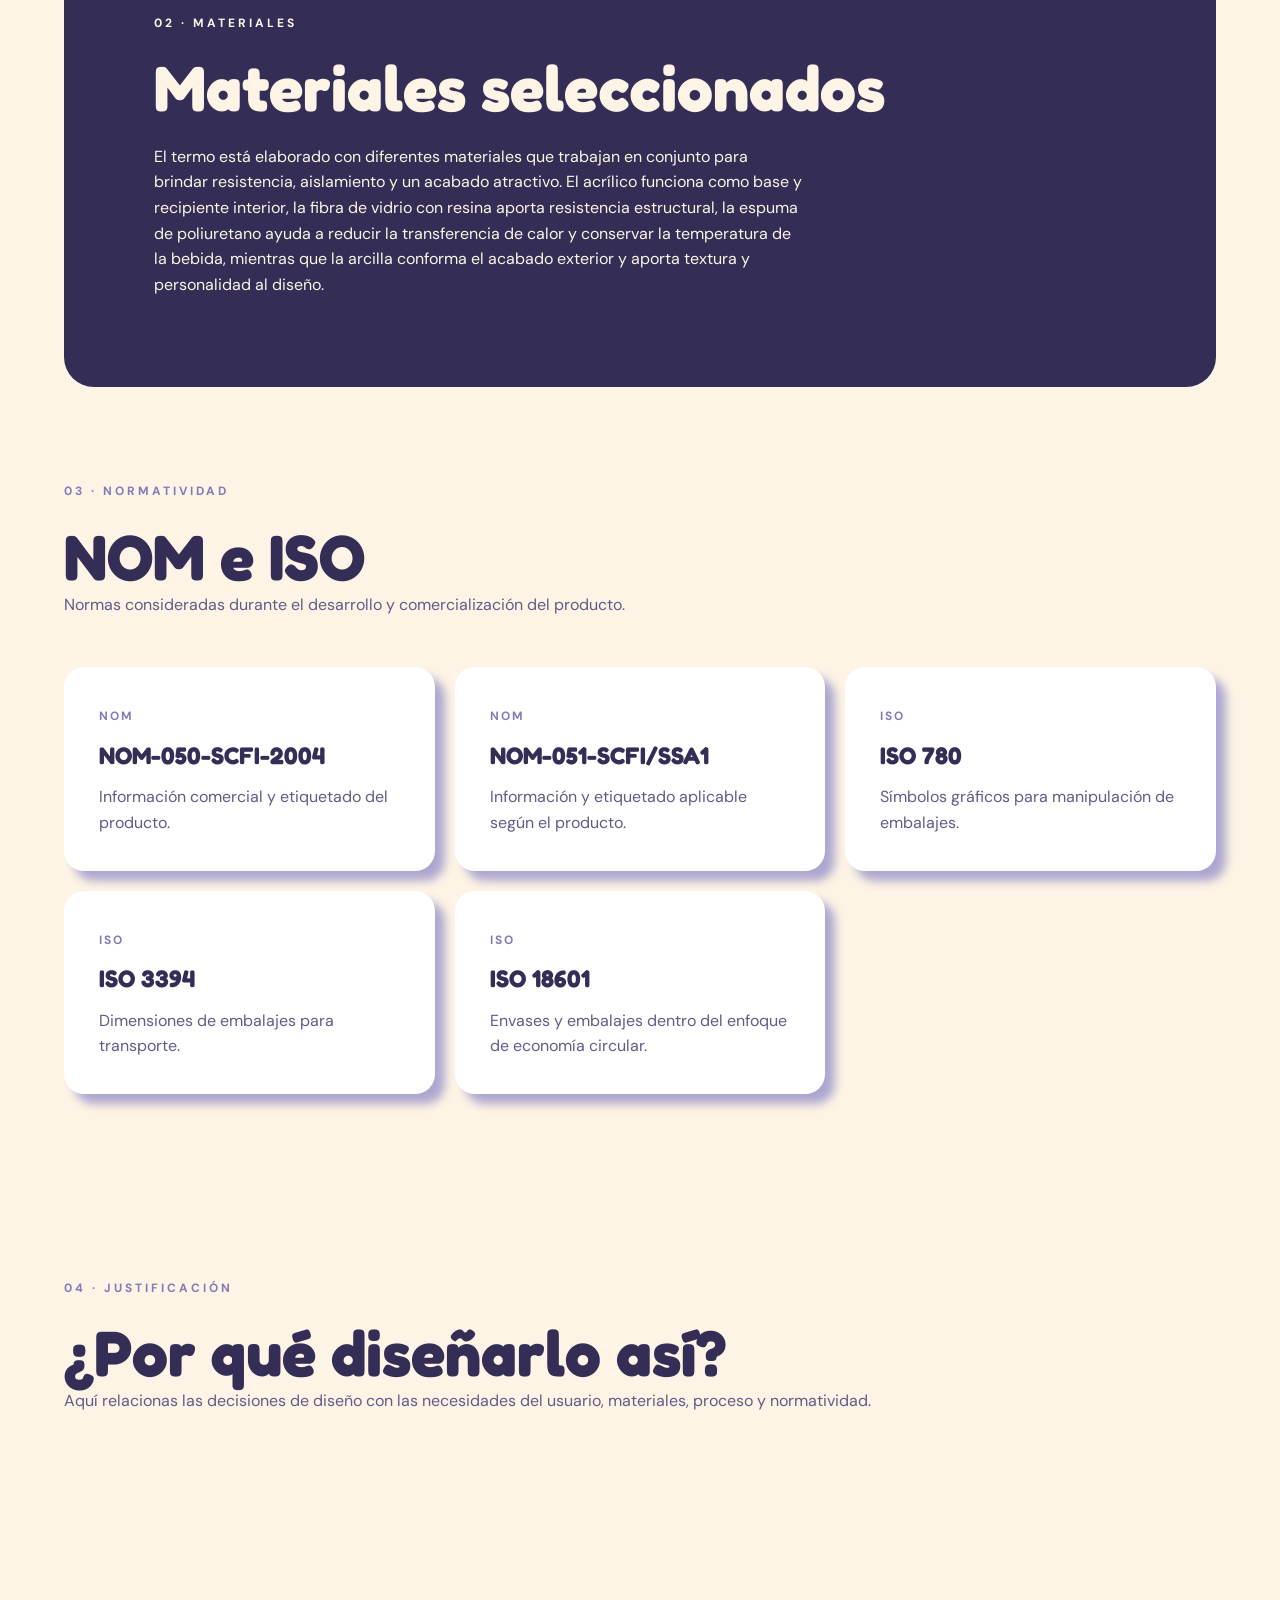
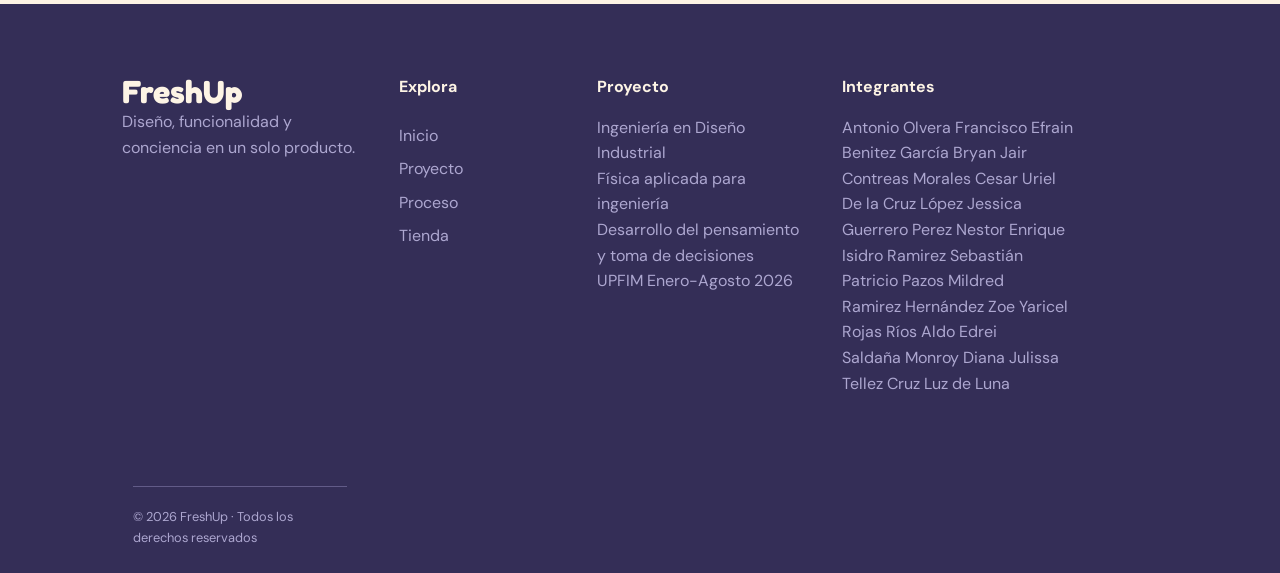
<file: proceso.html>
<!DOCTYPE html>

<html lang="es">

<head>

    <meta charset="UTF-8">

    <meta name="viewport"
          content="width=device-width, initial-scale=1.0">

    <title>FreshUp | Proceso</title>

    <link rel="stylesheet" href="css/style.css">

</head>


<body>


    <div id="header"></div>



    <main>


        <section class="page-header">

            <p class="eyebrow">
                DESARROLLO
            </p>

            <h1>
                Del concepto
                al producto.
            </h1>

            <p>
                El proceso detrás del desarrollo del termo.
            </p>

        </section>



  <!-- PROCESO -->

<section>

    <div class="section-title">

        <p class="eyebrow">
            01 · PROCESO
        </p>

        <h2>
            Desarrollo del producto
        </h2>

        <p>
            Selecciona una etapa para conocer
            más sobre el desarrollo del termo.
        </p>

    </div>


    <div class="process-grid">


        <!-- =================================
             01 · INVESTIGACIÓN
             ================================= -->

        <article class="process-card">

            <button class="process-toggle"
                    type="button"
                    aria-expanded="false">

                <span class="process-number">
                    01
                </span>

                <div class="process-card-title">

                    <h3>
                        Investigación
                    </h3>

                    <p>
                        Investigación de necesidades,
                        usuarios, materiales y referentes.
                    </p>

                </div>

                <span class="process-arrow">
                    +
                </span>

            </button>


            <div class="process-details">

                <div class="process-details-content">

                    <div>

                        <p class="eyebrow">
                            ETAPA 01
                        </p>

                        <h3>
                            Comprender antes de diseñar.
                        </h3>

                        <p>
                            En esta etapa se identificaron las
                            necesidades relacionadas con el uso
                            de recipientes para bebidas calientes,
                            considerando aspectos funcionales,
                            ergonómicos y materiales.
                        </p>

                        <p>
                            También se analizaron los materiales
                            disponibles para la construcción del
                            prototipo y se revisaron referentes
                            de productos similares.
                        </p>

                    </div>


                    <div class="process-image">

                        <img src="img/investigacion.jpeg"
                             alt="Investigación del proyecto">

                    </div>

                </div>

            </div>

        </article>



        <!-- =================================
             02 · IDEACIÓN
             ================================= -->

        <article class="process-card">

            <button class="process-toggle"
                    type="button"
                    aria-expanded="false">

                <span class="process-number">
                    02
                </span>

                <div class="process-card-title">

                    <h3>
                        Ideación
                    </h3>

                    <p>
                        Generación de propuestas y
                        exploración de conceptos.
                    </p>

                </div>

                <span class="process-arrow">
                    +
                </span>

            </button>


            <div class="process-details">

                <div class="process-details-content">

                    <div>

                        <p class="eyebrow">
                            ETAPA 02
                        </p>

                        <h3>
                            Explorar diferentes posibilidades.
                        </h3>

                        <p>
                            A partir de la investigación se
                            generaron diferentes alternativas
                            de diseño para establecer una
                            propuesta que respondiera a las
                            necesidades detectadas.
                        </p>

                        <p>
                            Se exploraron formas, proporciones,
                            materiales y características que
                            pudieran integrarse en el producto.
                        </p>

                    </div>


                    <div class="process-image">

                        <img src="img/ideacion.jpeg"
                             alt="Proceso de ideación">

                    </div>

                </div>

            </div>

        </article>



        <!-- =================================
             03 · BOCETAJE
             ================================= -->

        <article class="process-card">

            <button class="process-toggle"
                    type="button"
                    aria-expanded="false">

                <span class="process-number">
                    03
                </span>

                <div class="process-card-title">

                    <h3>
                        Bocetaje
                    </h3>

                    <p>
                        Desarrollo visual de las
                        diferentes alternativas.
                    </p>

                </div>

                <span class="process-arrow">
                    +
                </span>

            </button>


            <div class="process-details">

                <div class="process-details-content">

                    <div>

                        <p class="eyebrow">
                            ETAPA 03
                        </p>

                        <h3>
                            Convertir las ideas en propuestas.
                        </h3>

                        <p>
                            Se realizaron bocetos para explorar
                            diferentes soluciones formales y
                            funcionales del termo.
                        </p>

                        <p>
                            Esta etapa permitió comparar
                            alternativas antes de construir
                            el prototipo físico.
                        </p>

                    </div>


                    <div class="process-image">

                        <img src="img/bocetos.jpeg"
                             alt="Bocetos del termo">

                    </div>

                </div>

            </div>

        </article>



        <!-- =================================
             04 · PROTOTIPO
             ================================= -->

        <article class="process-card">

            <button class="process-toggle"
                    type="button"
                    aria-expanded="false">

                <span class="process-number">
                    04
                </span>

                <div class="process-card-title">

                    <h3>
                        Prototipo
                    </h3>

                    <p>
                        Construcción y evaluación
                        de prototipos.
                    </p>

                </div>

                <span class="process-arrow">
                    +
                </span>

            </button>


            <div class="process-details">

                <div class="process-details-content">

                    <div>

                        <p class="eyebrow">
                            ETAPA 04
                        </p>

                        <h3>
                            Llevar la propuesta al mundo físico.
                        </h3>

                        <p>
                            Se construyó el prototipo utilizando
                            el vaso interior de acrílico,
                            aluminio y fibra de vidrio con resina.
                        </p>

                        <p>
                            El objetivo fue comprobar la
                            integración de los materiales,
                            la forma general y la viabilidad
                            de la propuesta.
                        </p>

                    </div>


                    <div class="process-image">

                        <img src="img/prototipo.jpeg"
                             alt="Construcción del prototipo">

                    </div>

                </div>

            </div>

        </article>



        <!-- =================================
             05 · EVALUACIÓN
             ================================= -->

        <article class="process-card">

            <button class="process-toggle"
                    type="button"
                    aria-expanded="false">

                <span class="process-number">
                    05
                </span>

                <div class="process-card-title">

                    <h3>
                        Evaluación
                    </h3>

                    <p>
                        Análisis de funcionamiento,
                        ergonomía y materiales.
                    </p>

                </div>

                <span class="process-arrow">
                    +
                </span>

            </button>


            <div class="process-details">

                <div class="process-details-content">

                    <div>

                        <p class="eyebrow">
                            ETAPA 05
                        </p>

                        <h3>
                            Evaluar lo construido.
                        </h3>

                        <p>
                            Se revisaron aspectos del prototipo
                            relacionados con su funcionamiento,
                            dimensiones, manipulación y
                            comportamiento de los materiales.
                        </p>

                        <p>
                            Las observaciones obtenidas permiten
                            identificar posibles mejoras para
                            futuras versiones del producto.
                        </p>

                    </div>


                    <div class="process-image">

                        <img src="img/evaluacion.jpeg"
                             alt="Evaluación del prototipo">

                    </div>

                </div>

            </div>

        </article>



        <!-- =================================
             06 · PRODUCTO FINAL
             ================================= -->

        <article class="process-card">

            <button class="process-toggle"
                    type="button"
                    aria-expanded="false">

                <span class="process-number">
                    06
                </span>

                <div class="process-card-title">

                    <h3>
                        Producto final
                    </h3>

                    <p>
                        Desarrollo de la propuesta
                        final.
                    </p>

                </div>

                <span class="process-arrow">
                    +
                </span>

            </button>


            <div class="process-details">

                <div class="process-details-content">

                    <div>

                        <p class="eyebrow">
                            ETAPA 06
                        </p>

                        <h3>
                            Integrar las decisiones del proyecto.
                        </h3>

                        <p>
                            La propuesta final reúne las
                            decisiones tomadas durante las
                            diferentes etapas del proceso de
                            diseño.
                        </p>

                        <p>
                            Se integran la forma, materiales,
                            función, experiencia de uso y
                            propuesta de empaque en un mismo
                            concepto de producto.
                        </p>

                    </div>


                    <div class="process-image">

                        <img src="img/termo.jpeg"
                             alt="Producto final">

                    </div>

                </div>

            </div>

        </article>


    </div>

</section>



        <!-- MATERIALES -->

        <section class="materials">

            <p class="eyebrow">
                02 · MATERIALES
            </p>

            <h2>
                Materiales seleccionados
            </h2>

            <p>
               El termo está elaborado con diferentes materiales que trabajan en conjunto para brindar resistencia, aislamiento y un acabado atractivo. El acrílico funciona como base y recipiente interior, la fibra de vidrio con resina aporta resistencia estructural, la espuma de poliuretano ayuda a reducir la transferencia de calor y conservar la temperatura de la bebida, mientras que la arcilla conforma el acabado exterior y aporta textura y personalidad al diseño.
            </p>

        </section>



        <!-- NORMAS -->

        <section>

            <div class="section-title">

                <p class="eyebrow">
                    03 · NORMATIVIDAD
                </p>

                <h2>
                    NOM e ISO
                </h2>

                <p>
                    Normas consideradas durante el desarrollo
                    y comercialización del producto.
                </p>

            </div>


            <div class="normas-grid">


                <article class="norma-card">

                    <span>NOM</span>

                    <h3>
                        NOM-050-SCFI-2004
                    </h3>

                    <p>
                        Información comercial y
                        etiquetado del producto.
                    </p>

                </article>


                <article class="norma-card">

                    <span>NOM</span>

                    <h3>
                        NOM-051-SCFI/SSA1
                    </h3>

                    <p>
                        Información y etiquetado
                        aplicable según el producto.
                    </p>

                </article>


                <article class="norma-card">

                    <span>ISO</span>

                    <h3>
                        ISO 780
                    </h3>

                    <p>
                        Símbolos gráficos para
                        manipulación de embalajes.
                    </p>

                </article>


                <article class="norma-card">

                    <span>ISO</span>

                    <h3>
                        ISO 3394
                    </h3>

                    <p>
                        Dimensiones de embalajes
                        para transporte.
                    </p>

                </article>


                <article class="norma-card">

                    <span>ISO</span>

                    <h3>
                        ISO 18601
                    </h3>

                    <p>
                        Envases y embalajes dentro
                        del enfoque de economía circular.
                    </p>

                </article>


            </div>

        </section>



        <!-- JUSTIFICACIÓN -->

        <section class="justification">

            <p class="eyebrow">
                04 · JUSTIFICACIÓN
            </p>

            <h2>
                ¿Por qué diseñarlo así?
            </h2>

            <p>
                Aquí relacionas las decisiones de diseño
                con las necesidades del usuario, materiales,
                proceso y normatividad.
            </p>

        </section>



    </main>



    <div id="footer"></div>


    <script src="js/main.js"></script>

</body>

</html>
</file>
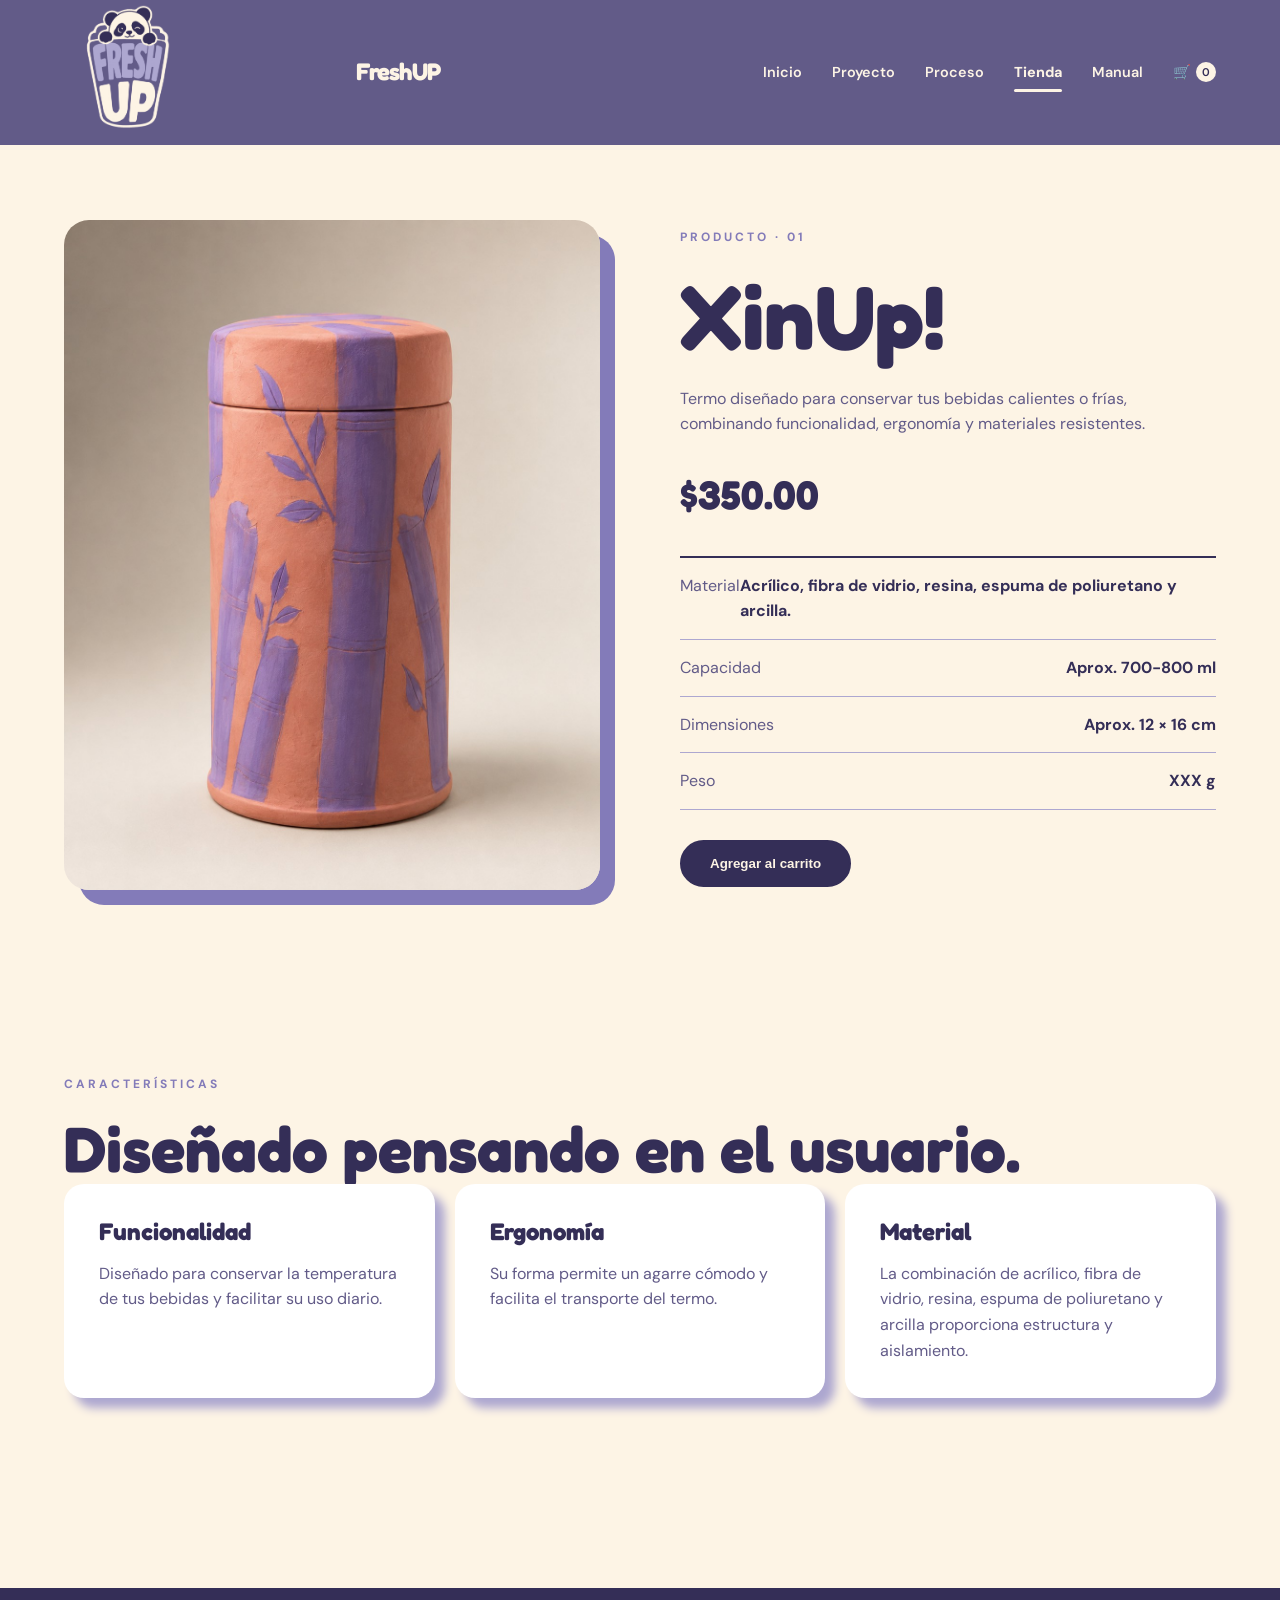
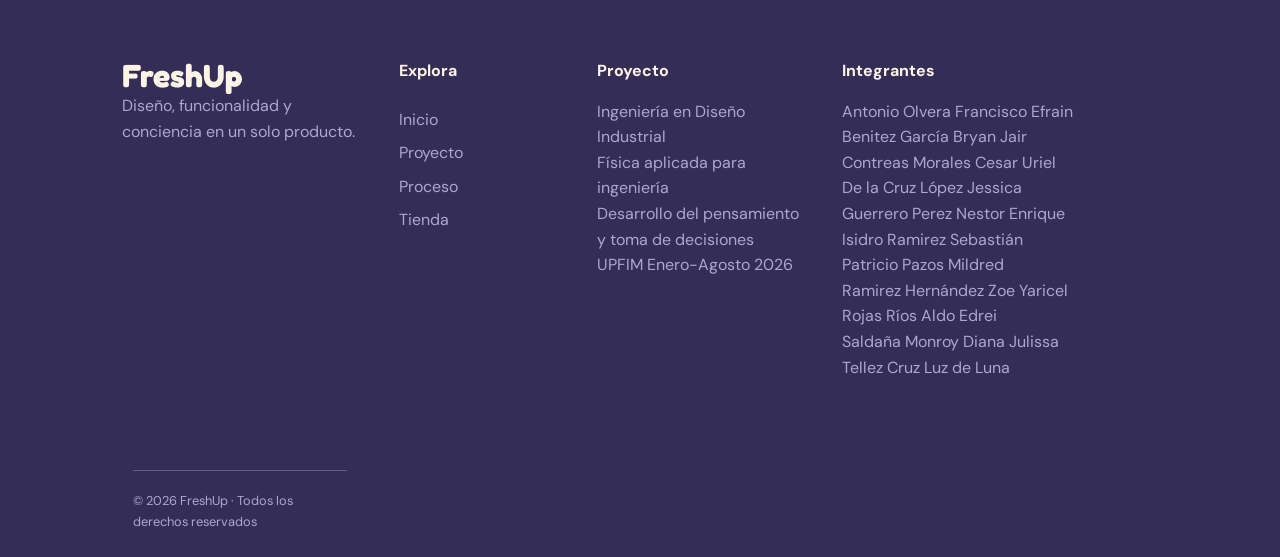
<file: producto.html>
<!DOCTYPE html>

<html lang="es">

<head>

    <meta charset="UTF-8">

    <meta name="viewport"
          content="width=device-width, initial-scale=1.0">

    <title>FreshUp | Tienda</title>

    <link rel="stylesheet" href="css/style.css">

</head>


<body>


    <div id="header"></div>



    <main>


        <section class="product-page">


            <div class="product-image">

                <img src="img/termo.jpeg"
                     alt="Termo XinUp!">

            </div>



            <div class="product-info">

                <p class="eyebrow">
                    PRODUCTO · 01
                </p>

                <h1>
                    XinUp!
                </h1>

                <p class="product-description">

                    Termo diseñado para conservar tus bebidas
                    calientes o frías, combinando funcionalidad,
                    ergonomía y materiales resistentes.

                </p>


                <div class="price">

                    $350.00

                </div>


                <div class="specifications">


                    <div>

                        <span>Material</span>

                        <strong>
                            Acrílico, fibra de vidrio, resina,
                            espuma de poliuretano y arcilla.
                        </strong>

                    </div>


                    <div>

                        <span>Capacidad</span>

                        <strong>
                            Aprox. 700-800 ml
                        </strong>

                    </div>


                    <div>

                        <span>Dimensiones</span>

                        <strong>
                            Aprox. 12 × 16 cm
                        </strong>

                    </div>


                    <div>

                        <span>Peso</span>

                        <strong>
                            XXX g
                        </strong>

                    </div>


                </div>


                <!-- BOTÓN DEL CARRITO -->

                <button
                    class="btn add-cart"
                    data-id="1"
                    data-name="XinUp!"
                    data-price="350"
                    data-image="img/termo.jpeg">

                    Agregar al carrito

                </button>


            </div>


        </section>



        <!-- CARACTERÍSTICAS -->

        <section>


            <p class="eyebrow">
                CARACTERÍSTICAS
            </p>

            <h2>
                Diseñado pensando en el usuario.
            </h2>


            <div class="tarjetas">


                <article class="tarjeta">

                    <h3>
                        Funcionalidad
                    </h3>

                    <p>
                        Diseñado para conservar la temperatura
                        de tus bebidas y facilitar su uso diario.
                    </p>

                </article>


                <article class="tarjeta">

                    <h3>
                        Ergonomía
                    </h3>

                    <p>
                        Su forma permite un agarre cómodo y
                        facilita el transporte del termo.
                    </p>

                </article>


                <article class="tarjeta">

                    <h3>
                        Material
                    </h3>

                    <p>
                        La combinación de acrílico, fibra de vidrio,
                        resina, espuma de poliuretano y arcilla
                        proporciona estructura y aislamiento.
                    </p>

                </article>


            </div>


        </section>


    </main>



    <div id="footer"></div>



    <script src="js/main.js"></script>

</body>

</html>
</file>
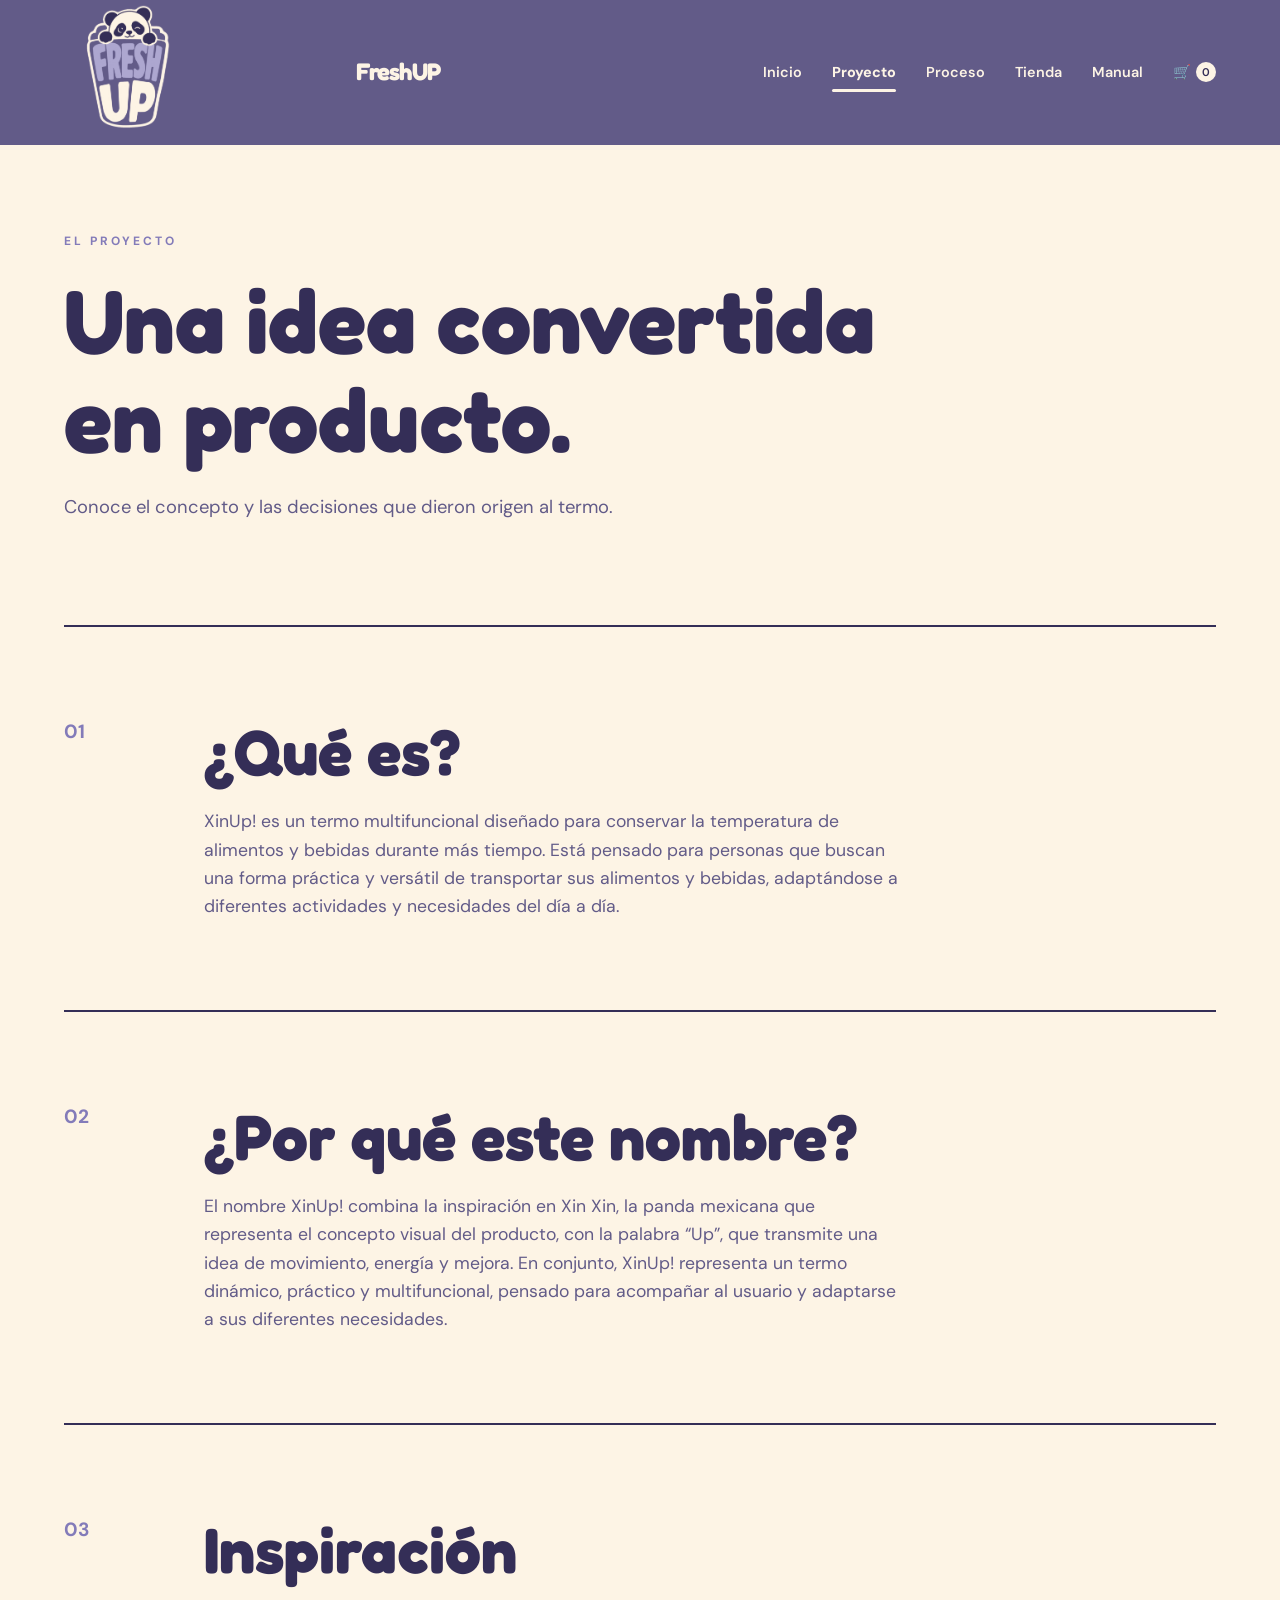
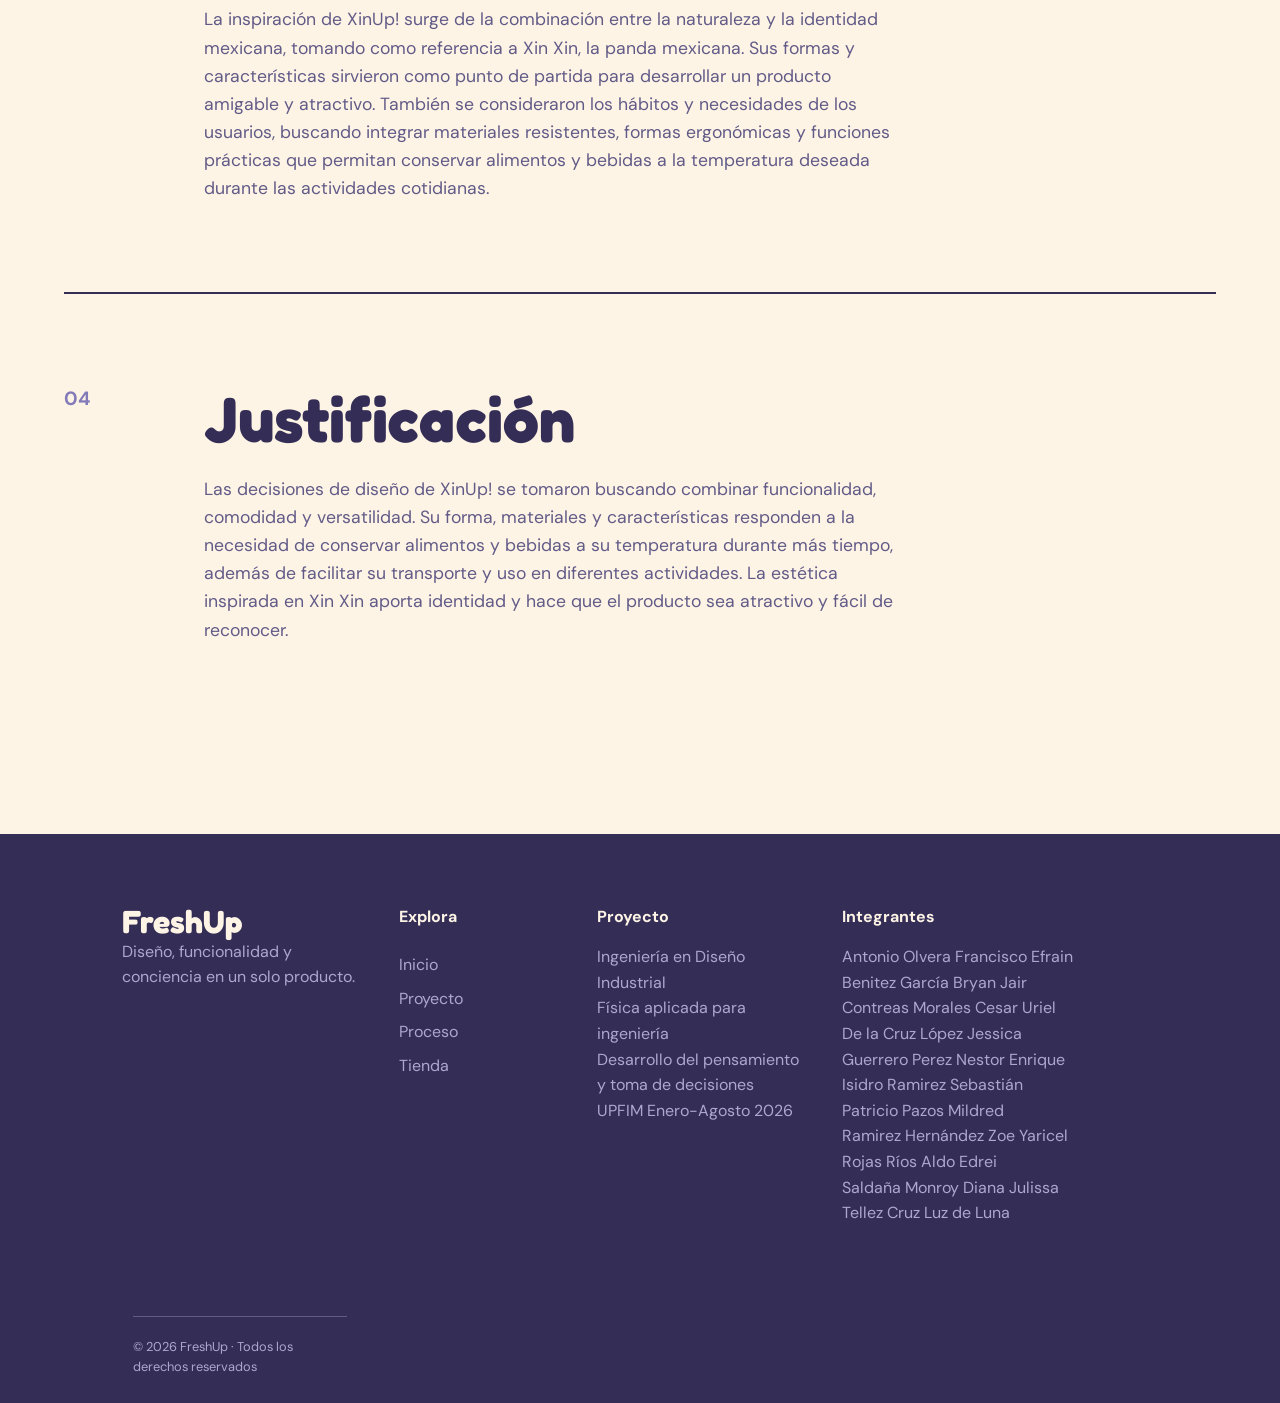
<file: proyecto.html>
<!DOCTYPE html>

<html lang="es">

<head>

    <meta charset="UTF-8">

    <meta name="viewport"
          content="width=device-width, initial-scale=1.0">

    <title>FreshUp | Proyecto</title>

    <link rel="stylesheet" href="css/style.css">

</head>


<body>


    <div id="header"></div>



    <main>


        <!-- ENCABEZADO -->

        <section class="page-header">

            <p class="eyebrow">
                EL PROYECTO
            </p>

            <h1>
                Una idea convertida
                en producto.
            </h1>

            <p>
                Conoce el concepto y las decisiones
                que dieron origen al termo.
            </p>

        </section>



        <!-- ¿QUÉ ES? -->

        <section class="content-section">

            <div class="section-number">
                01
            </div>

            <div>

                <h2>
                    ¿Qué es?
                </h2>

                <p>
                    XinUp! es un termo multifuncional diseñado para conservar la temperatura de alimentos y bebidas durante más tiempo. Está pensado para personas que buscan una forma práctica y versátil de transportar sus alimentos y bebidas, adaptándose a diferentes actividades y necesidades del día a día.
                </p>

            </div>

        </section>



        <!-- NOMBRE -->

        <section class="content-section">

            <div class="section-number">
                02
            </div>

            <div>

                <h2>
                    ¿Por qué este nombre?
                </h2>

                <p>
                    El nombre XinUp! combina la inspiración en Xin Xin, la panda mexicana que representa el concepto visual del producto, con la palabra “Up”, que transmite una idea de movimiento, energía y mejora. En conjunto, XinUp! representa un termo dinámico, práctico y multifuncional, pensado para acompañar al usuario y adaptarse a sus diferentes necesidades.
                </p>

            </div>

        </section>



        <!-- INSPIRACIÓN -->

        <section class="content-section">

            <div class="section-number">
                03
            </div>

            <div>

                <h2>
                    Inspiración
                </h2>

                <p>
                    La inspiración de XinUp! surge de la combinación entre la naturaleza y la identidad mexicana, tomando como referencia a Xin Xin, la panda mexicana. Sus formas y características sirvieron como punto de partida para desarrollar un producto amigable y atractivo. También se consideraron los hábitos y necesidades de los usuarios, buscando integrar materiales resistentes, formas ergonómicas y funciones prácticas que permitan conservar alimentos y bebidas a la temperatura deseada durante las actividades cotidianas.
                </p>

            </div>

        </section>



        <!-- JUSTIFICACIÓN -->

        <section class="content-section">

            <div class="section-number">
                04
            </div>

            <div>

                <h2>
                    Justificación
                </h2>

                <p>
                    Las decisiones de diseño de XinUp! se tomaron buscando combinar funcionalidad, comodidad y versatilidad. Su forma, materiales y características responden a la necesidad de conservar alimentos y bebidas a su temperatura durante más tiempo, además de facilitar su transporte y uso en diferentes actividades. La estética inspirada en Xin Xin aporta identidad y hace que el producto sea atractivo y fácil de reconocer.
                </p>

            </div>

        </section>



    </main>



    <div id="footer"></div>


    <script src="js/main.js"></script>

</body>

</html>
</file>
<file: css/style.css>
/* ========================================
   FUENTES Y CONFIGURACIÓN
======================================== */


@import url('https://fonts.googleapis.com/css2?family=DM+Sans:wght@400;500;600;700&family=Fredoka:wght@400;500;600;700&display=swap');

/* ========================================
   VARIABLES
======================================== */

:root {
    --lila: #837BB9;
    --morado: #342E57;
    --crema: #FDF4E5;
    --blanco: #FFFFFF;

    --lila-claro: #ADA7D0;
    --morado-claro: #625B88;

    --sombra: rgba(52, 46, 87, 0.15);
}


/* ========================================
   RESET
======================================== */

* {
    margin: 0;
    padding: 0;
    box-sizing: border-box;
}

html {
    scroll-behavior: smooth;
}

body {
    background: var(--crema);
    color: var(--morado);

    font-family: 'DM Sans', sans-serif;

    line-height: 1.6;
     padding-top: 130px;
}


/* ========================================
   TIPOGRAFÍA
======================================== */

h1,
h2,
h3 {
    font-family: 'Fredoka', sans-serif;
    line-height: 1.1;
}

h1 {
    font-size: clamp(3rem, 7vw, 6rem);
}

h2 {
    font-size: clamp(2.2rem, 5vw, 4rem);
}

h3 {
    font-size: 1.5rem;
}

p {
    color: var(--morado-claro);
}


/* ========================================
   HEADER
======================================== */

.header {
    width: 100%;

    background: var(--morado-claro);

    position: fixed;
    top: 0;

    z-index: 1000;
}


.navbar {
    width: 90%;
    max-width: 1200px;

    min-height: 80px;

    margin: auto;

    display: flex;

    align-items: center;

    justify-content: space-between;
}


/* LOGO */

.logo {
    text-decoration: none;

    color: var(--crema);

    font-family: 'Fredoka', sans-serif;

    font-size: 1.7rem;

    font-weight: 700;

    letter-spacing: -1px;
}

.logo img {
    width: 130px;
    height: auto;
    display: block;
    margin-bottom: 15px;
    margin: top 10px ;
}


/* ========================================
   MENÚ
======================================== */

.menu {
    display: flex;

    align-items: center;

    gap: 30px;
}


.menu a {
    position: relative;

    text-decoration: none;

    color: var(--crema);

    font-size: 0.9rem;

    font-weight: 600;

    transition: 0.3s ease;
}


.menu a:hover {
    color: var(--lila);
}


/* Línea animada */

.menu a::after {
    content: "";

    position: absolute;

    left: 50%;

    bottom: -8px;

    width: 0;

    height: 2px;

    background: var(--lila);

    transform: translateX(-50%);

    transition: 0.3s ease;
}


.menu a:hover::after {
    width: 100%;
}


/* ========================================
   CARRITO
======================================== */

.cart-link {
    display: flex;

    align-items: center;

    gap: 5px;
}


#cart-count {
    display: inline-flex;

    align-items: center;
    justify-content: center;

    width: 20px;
    height: 20px;

    background: var(--crema);

    color: var(--morado);

    border-radius: 50%;

    font-size: 0.7rem;
}


/* ========================================
   BOTÓN HAMBURGUESA
======================================== */

.menu-toggle {
    display: none;

    border: none;

    background: none;

    color: var(--crema);

    font-size: 1.8rem;

    cursor: pointer;
}


/* ========================================
   CONTENIDO
======================================== */

main {
    width: 90%;

    max-width: 1200px;

    margin: auto;
}


section {
    padding: 90px 0;
}

/* ========================================
   BAMBÚ DECORATIVO FIJO
======================================== */

.bambu-fijo {
    position: fixed;

    /* Pegado al lado derecho */
    right: 0;

    /* Un poquito desde abajo */
    bottom: 0;

    /* Tamaño */
    width: 32vw;
    max-width: 450px;
    min-width: 280px;

    height: auto;

    /* Lo manda detrás del contenido */
    z-index: 0;

    /* No bloquea botones ni enlaces */
    pointer-events: none;

    /* Un poquito transparente */
    opacity: 0.9;
}


/* ========================================
   EVITAR QUE EL CONTENIDO QUEDE DETRÁS
======================================== */

header,
main,
footer {
    position: relative;
    z-index: 1;
}


/* ========================================
   CELULAR
======================================== */

@media (max-width: 800px) {

    .bambu-fijo {
        width: 38vw;
        min-width: 160px;
        max-width: 250px;

        right: -10px;
        bottom: 0;

        opacity: 0.75;
    }

}


@media (max-width: 550px) {

    .bambu-fijo {
        width: 42vw;

        min-width: 130px;

        right: -15px;

        opacity: 0.6;
    }

}

/* ========================================
   HERO
======================================== */

.hero {
    min-height: 85vh;

    display: grid;

    grid-template-columns: 1.1fr 0.9fr;

    align-items: center;

    gap: 70px;
}


.eyebrow {
    display: inline-block;

    margin-bottom: 20px;

    color: var(--lila);

    font-size: 0.75rem;

    font-weight: 700;

    letter-spacing: 3px;
}


.hero h1 {
    color: var(--morado);

    max-width: 750px;

    margin-bottom: 30px;
}


.hero-text {
    font-size: 1.1rem;

    max-width: 550px;

    margin-bottom: 30px;
}


/* ========================================
   IMÁGENES
======================================== */

.hero-image img,
.product-preview img,
.product-image img {
    width: 100%;

    display: block;

    border-radius: 25px;

    object-fit: cover;

    box-shadow: 15px 15px 0 var(--lila);
}


/* ========================================
   BOTONES
======================================== */

.btn {
    display: inline-block;

    padding: 14px 28px;

    background: var(--morado);

    color: var(--crema);

    border: 2px solid var(--morado);

    border-radius: 50px;

    text-decoration: none;

    font-weight: 600;

    cursor: pointer;

    transition: 0.3s ease;
}


.btn:hover {
    background: var(--lila);

    border-color: var(--lila);

    transform: translateY(-3px);

    box-shadow: 0 8px 20px var(--sombra);
}


/* ========================================
   INTRO
======================================== */

.intro {
    max-width: 850px;

    border-top: 2px solid var(--morado);
}


.intro h2 {
    margin-bottom: 25px;
}


.intro p:last-child {
    font-size: 1.15rem;

    max-width: 700px;
}


/* ========================================
   BLOQUE DESTACADO
======================================== */

.highlight {
    background: var(--lila);

    padding: 90px;

    border-radius: 30px;

    position: relative;

    overflow: hidden;

    margin-bottom: 25px;
}


.highlight::after {
    content: "✦";

    position: absolute;

    right: 60px;
    top: 40px;

    font-size: 8rem;

    color: var(--crema);

    opacity: 0.25;
}


.highlight h2,
.highlight p {
    position: relative;

    z-index: 1;
}


.highlight h2 {
    color: var(--crema);

    max-width: 700px;
}


.highlight p {
    color: var(--crema);

    opacity: 0.9;

    max-width: 650px;
}


.text-link {
    display: inline-block;

    margin-top: 25px;

    color: var(--crema);

    font-weight: 700;

    text-decoration: none;

    border-bottom: 2px solid var(--crema);
}


/* ========================================
   PRODUCT PREVIEW
======================================== */

.product-preview {
    display: grid;

    grid-template-columns: 1fr 1fr;

    align-items: center;

    gap: 30px;
}


.product-preview h2 {
    margin-bottom: 20px;
}


/* ========================================
   ENCABEZADO DE PÁGINA
======================================== */

.page-header {
    min-height: 55vh;

    display: flex;

    flex-direction: column;

    justify-content: center;

    max-width: 900px;
}


.page-header h1 {
    margin-bottom: 25px;
}


.page-header p:last-child {
    font-size: 1.15rem;

    max-width: 650px;
}


/* ========================================
   SECCIONES DE PROYECTO
======================================== */

.content-section {
    display: grid;

    grid-template-columns: 100px 1fr;

    gap: 40px;

    border-top: 2px solid var(--morado);
}


.section-number {
    color: var(--lila);

    font-weight: 700;

    font-size: 1.2rem;
}


.content-section h2 {
    margin-bottom: 20px;
}


.content-section p {
    max-width: 700px;

    font-size: 1.1rem;
}


/* ========================================
   PROCESO INTERACTIVO
======================================== */

.section-title {
    max-width: 750px;
    margin-bottom: 50px;
}

.process-grid {
    display: grid;
    grid-template-columns: repeat(3, minmax(0, 1fr));
    gap: 24px;
    width: 100%;
    align-items: start;
}

.process-card {
    position: relative;
    display: block;
    width: 100%;
    min-height: 250px;
    padding: 0 !important;
    margin: 0;
    overflow: hidden;
    box-sizing: border-box;
    background: var(--blanco) !important;
    color: var(--morado);
    border: 0;
    border-radius: 24px;
    box-shadow: 8px 10px 0 rgba(112, 96, 170, 0.18);
    transform: none;
    transition: box-shadow 0.3s ease;
}

.process-card:hover,
.process-card:focus,
.process-card:active,
.process-card.active {
    background: var(--blanco) !important;
    color: var(--morado);
}

.process-card:hover {
    transform: none;
    box-shadow: 10px 13px 0 rgba(112, 96, 170, 0.22);
}

.process-card.active {
    grid-column: 1 / -1;
    min-height: 0;
}

.process-toggle {
    all: unset;
    box-sizing: border-box;
    width: 100%;
    min-height: 250px;
    display: grid;
    grid-template-columns: 60px minmax(0, 1fr) 40px;
    align-items: center;
    column-gap: 20px;
    padding: 30px;
    cursor: pointer;
    text-align: left;
    color: var(--morado);
    font-family: inherit;
}

.process-card.active .process-toggle {
    min-height: 0;
}

.process-number {
    all: unset;
    position: static !important;
    box-sizing: border-box;
    width: 60px !important;
    height: 60px !important;
    min-width: 60px !important;
    min-height: 60px !important;
    display: flex !important;
    align-items: center !important;
    justify-content: center !important;
    margin: 0 !important;
    padding: 0 !important;
    border-radius: 50% !important;
    background: var(--lila) !important;
    color: var(--blanco) !important;
    font-family: inherit;
    font-size: 0.95rem !important;
    font-weight: 700 !important;
    line-height: 1 !important;
    text-align: center !important;
}

.process-number::before,
.process-number::after {
    content: none !important;
}

.process-card-title {
    min-width: 0;
}

.process-card-title h3 {
    margin: 0 0 8px;
    color: var(--morado) !important;
    font-size: 1.35rem;
    line-height: 1.2;
}

.process-card-title p {
    margin: 0;
    color: var(--morado-claro) !important;
    font-size: 0.95rem;
    line-height: 1.5;
}

.process-card:hover .process-card-title h3,
.process-card.active .process-card-title h3 {
    color: var(--morado) !important;
}

.process-card:hover .process-card-title p,
.process-card.active .process-card-title p {
    color: var(--morado-claro) !important;
}

.process-arrow {
    all: unset;
    position: static !important;
    box-sizing: border-box;
    width: 40px !important;
    height: 40px !important;
    min-width: 40px !important;
    min-height: 40px !important;
    display: flex !important;
    align-items: center !important;
    justify-content: center !important;
    margin: 0 !important;
    padding: 0 !important;
    border-radius: 50% !important;
    background: var(--crema) !important;
    color: var(--lila) !important;
    font-size: 1.5rem !important;
    font-weight: 400 !important;
    line-height: 1 !important;
    text-align: center !important;
    transition: transform 0.3s ease, background 0.3s ease, color 0.3s ease;
}

.process-arrow::before,
.process-arrow::after {
    content: none !important;
}

.process-card:hover .process-arrow {
    background: var(--crema) !important;
    color: var(--lila) !important;
    transform: none;
}

.process-card.active .process-arrow {
    transform: rotate(45deg) !important;
    background: var(--lila) !important;
    color: var(--blanco) !important;
}

.process-details {
    display: grid;
    grid-template-rows: 0fr;
    transition: grid-template-rows 0.45s ease;
}

.process-details-content {
    min-height: 0;
    overflow: hidden;
    display: grid;
    grid-template-columns: minmax(0, 1fr) minmax(320px, 0.8fr);
    gap: 50px;
    padding: 0 30px;
    opacity: 0;
    transform: translateY(-10px);
    transition: opacity 0.3s ease, transform 0.4s ease, padding 0.4s ease;
}

.process-card.active .process-details {
    grid-template-rows: 1fr;
}

.process-card.active .process-details-content {
    padding: 0 30px 35px;
    opacity: 1;
    transform: translateY(0);
}

.process-details-content h3 {
    margin: 0 0 18px;
    color: var(--morado) !important;
    font-size: 1.7rem;
    line-height: 1.2;
}

.process-details-content p {
    margin: 0 0 15px;
    color: var(--morado-claro) !important;
    font-size: 1rem;
    line-height: 1.7;
}

.process-card:hover .process-details-content h3,
.process-card:hover .process-details-content p,
.process-card.active .process-details-content h3,
.process-card.active .process-details-content p {
    color: inherit;
}

.process-card:hover .process-details-content p,
.process-card.active .process-details-content p {
    color: var(--morado-claro) !important;
}

.process-image {
    width: 100%;
    height: 260px;
    overflow: hidden;
    border-radius: 20px;
    background: #eee8fa;
}

.process-image img {
    width: 100%;
    height: 100%;
    display: block;
    object-fit: cover;
}


/* ========================================
   MATERIALES
======================================== */

.materials {
    background: var(--morado);

    padding: 90px;

    border-radius: 30px;
}


.materials h2 {
    color: var(--crema);

    margin-bottom: 20px;
}


.materials p {
    color: var(--crema);

    max-width: 650px;
}


/* ========================================
   NORMAS
======================================== */

.normas-grid {
    display: grid;

    grid-template-columns: repeat(3, 1fr);

    gap: 20px;
}


.norma-card {
   padding: 35px;

    background: var(--blanco);

    box-shadow: 10px 10px 10px var(--lila-claro);

    border-radius: 20px;

    transition: 0.3s ease;
}


.norma-card span {
    color: var(--lila);

    font-size: 0.75rem;

    font-weight: 700;

    letter-spacing: 2px;
}


.norma-card h3 {
    margin: 15px 0;
}


/* ========================================
   PRODUCTO
======================================== */

.product-page {
    min-height: 80vh;

    display: grid;

    grid-template-columns: 1fr 1fr;

    align-items: center;

    gap: 80px;
}


.product-info h1 {
    margin-bottom: 20px;
}


.product-description {
    max-width: 550px;

    margin-bottom: 25px;
}


.price {
    color: var(--morado);

    font-family: 'Fredoka', sans-serif;

    font-size: 2.5rem;

    font-weight: 700;

    margin-bottom: 30px;
}


.specifications {
    border-top: 2px solid var(--morado);

    margin-bottom: 30px;
}


.specifications div {
    display: flex;

    justify-content: space-between;

    padding: 15px 0;

    border-bottom: 1px solid var(--lila-claro);
}


.specifications span {
    color: var(--morado-claro);
}


/* ========================================
   TARJETAS
======================================== */

.tarjetas {
    display: grid;

    grid-template-columns: repeat(3, 1fr);

    gap: 20px;
}


.tarjeta {
    padding: 35px;

    background: var(--blanco);

    border-radius: 20px;
    box-shadow: 10px 10px 10px var(--lila-claro);

}


.tarjeta h3 {
    margin-bottom: 15px;
}


/* ========================================
   CARRITO
======================================== */

.cart-section {
    display: grid;

    grid-template-columns: 2fr 1fr;

    gap: 40px;

    align-items: start;
}


.cart-summary {
    background: var(--morado);

    color: var(--morado);

    padding: 35px;

    border-radius: 25px;
}


.cart-summary h2 {
    font-size: 2rem;

    margin-bottom: 20px;
}


.summary-row {
    display: flex;

    justify-content: space-between;

    padding: 15px 0;

    border-bottom: 1px solid var(--morado-claro);
}


.summary-row.total {
    font-size: 1.2rem;

    border-bottom: none;
}


.empty-cart {
    padding: 70px;

    text-align: center;

    background: var(--blanco);

    border: 2px dashed var(--lila);

    border-radius: 20px;
}


/* ========================================
   FOOTER
======================================== */

.footer {
    margin-top: 100px;

    background: var(--morado);

    color: var(--crema);

    padding: 70px 5% 25px;
}


.footer-content {
    width: 90%;
    max-width: 1200px;
    margin: auto;

    display: grid;

    grid-template-columns: 1.5fr 1fr 1.3fr 2fr;

    gap: 40px;
}


.footer h3 {
    color: var(--crema);

    font-family: 'Fredoka', sans-serif;

    font-size: 2rem;
}


.footer h4 {
    color: var(--crema);

    margin-bottom: 15px;
}


.footer p {
    color: var(--lila-claro);

    max-width: 350px;
}


.footer-links {
    display: flex;

    flex-direction: column;

    gap: 8px;
}


.footer-links a {
    color: var(--lila-claro);

    text-decoration: none;

    transition: 0.3s ease;
}


.footer-links a:hover {
    color: var(--crema);

    transform: translateX(5px);
}


.footer-bottom {
    width: 90%;

    max-width: 1200px;

    margin: 50px auto 0;

    padding-top: 20px;

    border-top: 1px solid var(--morado-claro);

    font-size: 0.8rem;
}


/* ========================================
   RESPONSIVE
======================================== */

@media (max-width: 800px) {

    /* HAMBURGUESA */

    .menu-toggle {
        display: block;
    }


    .navbar {
        min-height: 70px;

        position: relative;

        flex-wrap: wrap;
    }


    .menu {
        display: none;

        width: 100%;

        flex-direction: column;

        align-items: center;

        gap: 20px;

        padding: 25px 0;
    }


    .menu.active {
        display: flex;
    }


    /* HERO */

    .hero {
        grid-template-columns: 1fr;

        gap: 50px;
    }


    .hero-image {
        order: -1;
    }


    /* PRODUCT PREVIEW */

    .product-preview {
        grid-template-columns: 1fr;

        gap: 40px;
    }


    /* PROCESO */

    .process-grid {
        grid-template-columns: repeat(2, minmax(0, 1fr));
    }

    .process-card.active {
        grid-column: 1 / -1;
    }


    /* NORMAS */

    .normas-grid {
        grid-template-columns: 1fr 1fr;
    }


    /* PRODUCTO */

    .product-page {
        grid-template-columns: 1fr;

        gap: 50px;
    }


    /* CARRITO */

    .cart-section {
        grid-template-columns: 1fr;
    }


    /* FOOTER */

    .footer-content {
        grid-template-columns: 1fr 1fr;
    }

}


@media (max-width: 550px) {

    main {
        width: 88%;
    }


    section {
        padding: 60px 0;
    }


    h1 {
        font-size: 3rem;
    }


    .hero {
        min-height: auto;

        padding: 60px 0;
    }


    .hero-image img,
    .product-preview img,
    .product-image img {
        box-shadow: 8px 8px 0 var(--lila);
    }


    .content-section {
        grid-template-columns: 1fr;

        gap: 10px;
    }


    .process-grid,
    .normas-grid,
    .tarjetas {
        grid-template-columns: 1fr;
    }

    .process-card.active {
        grid-column: 1;
    }


    .highlight,
    .materials {
        padding: 55px 30px;
    }

    /* LOGO RESPONSIVE */

.logo img {
    width: 150px;
    height: auto;
    display: block;
}

@media (max-width: 800px) {
    .logo img {
        width: 125px;
    }
}

@media (max-width: 550px) {
    .logo img {
        width: 105px;
    }
}

    .footer-content {
        grid-template-columns: 1fr;
    }

}
/* =========================================================
   RESPONSIVE DEL PROCESO INTERACTIVO
========================================================= */

@media (max-width: 1000px) {
    .process-grid {
        grid-template-columns: repeat(2, minmax(0, 1fr));
    }

    .process-card.active {
        grid-column: 1 / -1;
    }

    .process-details-content {
        grid-template-columns: 1fr 1fr;
        gap: 30px;
    }
}

@media (max-width: 650px) {
    .process-grid {
        grid-template-columns: 1fr;
        gap: 18px;
    }

    .process-card,
    .process-card.active {
        grid-column: 1;
        width: 100%;
        min-height: 0;
        border-radius: 20px;
    }

    .process-toggle {
        min-height: 0;
        grid-template-columns: 46px minmax(0, 1fr) 35px;
        column-gap: 14px;
        padding: 22px;
    }

    .process-number {
        width: 46px !important;
        height: 46px !important;
        min-width: 46px !important;
        min-height: 46px !important;
        font-size: 0.8rem !important;
    }

    .process-card-title h3 {
        font-size: 1.15rem;
    }

    .process-card-title p {
        font-size: 0.88rem;
        line-height: 1.4;
    }

    .process-arrow {
        width: 35px !important;
        height: 35px !important;
        min-width: 35px !important;
        min-height: 35px !important;
        font-size: 1.25rem !important;
    }

    .process-details-content {
        grid-template-columns: 1fr;
        gap: 20px;
        padding: 0 22px;
    }

    .process-card.active .process-details-content {
        padding: 0 22px 25px;
    }

    .process-details-content h3 {
        font-size: 1.4rem;
    }

    .process-image {
        height: 210px;
    }
}


/* =========================================================
   MANUAL DE USO
   ========================================================= */

/* -----------------------------------------
   ACCIONES DEL MANUAL
   ----------------------------------------- */

.manual-actions {
    width: 100%;
    padding: 35px 0 20px;
    text-align: center;
    margin-bottom: -60px;
}

.manual-actions p {
    max-width: 600px;
    margin: 15px auto 0;
    font-size: 0.9rem;
}


/* -----------------------------------------
   TARJETAS DEL MANUAL
   ----------------------------------------- */

.manual-grid {
    display: grid;
    grid-template-columns: repeat(2, 1fr);
    gap: 20px;
    margin-top: 35px;
}

.manual-card {
    padding: 30px;
    background: var(--blanco);
    border-radius: 20px;
    box-shadow: 10px 10px 10px var(--lila-claro);
    transition: 0.3s ease;
}

.manual-card:hover {
    transform: translateY(-5px);
}

.manual-card h3 {
    color: var(--morado);
    margin-bottom: 12px;
    font-size: 1.25rem;
}

.manual-card p {
    color: var(--morado-claro);
}


/* -----------------------------------------
   ADVERTENCIA
   ----------------------------------------- */

.warning {
    margin-top: 30px;
    padding: 25px 30px;

    background: var(--morado);
    color: var(--crema);

    border-radius: 20px;
    border-left: 8px solid var(--lila);
}

.warning strong {
    display: block;
    margin-bottom: 8px;

    color: var(--crema);
    font-family: 'Fredoka', sans-serif;
    font-size: 1.25rem;
}

.warning p {
    color: var(--crema);
    opacity: 0.9;
}


/* -----------------------------------------
   PROCESO DEL EMPAQUE
   ----------------------------------------- */

.process {
    display: grid;
    grid-template-columns: repeat(4, 1fr);
    gap: 20px;
    margin-top: 45px;
}

.process > div {
    padding: 30px;

    background: var(--blanco);

    border-radius: 20px;

    box-shadow: 10px 10px 10px var(--lila-claro);

    transition: 0.3s ease;
}

.process > div:hover {
    transform: translateY(-5px);
    background: var(--lila);
}

.process span {
    display: block;

    margin-bottom: 25px;

    color: var(--lila);

    font-size: 0.8rem;
    font-weight: 700;
    letter-spacing: 2px;
}

.process > div:hover span {
    color: var(--crema);
}

.process h3 {
    margin-bottom: 12px;
}

.process p {
    font-size: 0.95rem;
}

.process > div:hover h3,
.process > div:hover p {
    color: var(--crema);
}


/* -----------------------------------------
   NORMAS DEL MANUAL
   ----------------------------------------- */

.normas {
    display: grid;
    grid-template-columns: repeat(2, 1fr);
    gap: 20px;
    margin-top: 35px;
}

.norma {
    padding: 30px;

    background: var(--blanco);

    border-radius: 20px;

    box-shadow: 10px 10px 10px var(--lila-claro);
}

.norma span {
    display: block;

    margin-bottom: 15px;

    color: var(--lila);

    font-size: 0.8rem;
    font-weight: 700;
    letter-spacing: 2px;
}

.norma p {
    font-size: 0.95rem;
}


/* -----------------------------------------
   FICHA DEL PRODUCTO
   ----------------------------------------- */

.manual-sheet {
    margin-top: 40px;
}

.user-info {
    display: grid;
    grid-template-columns: 1fr 1fr;
    gap: 25px;

    margin: 35px 0 50px;
}

.user-info div {
    display: flex;
    flex-direction: column;
    gap: 8px;
}

.user-info span {
    color: var(--lila);

    font-size: 0.75rem;
    font-weight: 700;
    letter-spacing: 2px;
    text-transform: uppercase;
}

.user-info strong {
    display: block;

    padding-bottom: 8px;

    border-bottom: 2px solid var(--morado);

    font-weight: 400;
}


/* -----------------------------------------
   CHECKLIST
   ----------------------------------------- */

.checklist {
    display: grid;
    gap: 14px;

    margin-top: 25px;
}

.checklist label {
    display: block;

    padding: 12px 15px;

    background: var(--blanco);

    border-radius: 12px;

    color: var(--morado);

    box-shadow: 5px 5px 0 var(--lila-claro);
}


/* -----------------------------------------
   NOTA IMPORTANTE
   ----------------------------------------- */

.emergency-note {
    margin-top: 40px;

    padding: 25px 30px;

    background: var(--lila);

    border-radius: 20px;
}

.emergency-note strong {
    color: var(--crema);
}

.emergency-note p {
    color: var(--crema);
    margin-top: 8px;
}


/* -----------------------------------------
   ELEMENTOS SOLO PARA IMPRESIÓN
   ----------------------------------------- */

.print-only {
    display: none;
}


/* =========================================================
   RESPONSIVE DEL MANUAL
   ========================================================= */

@media (max-width: 800px) {

    .manual-grid {
        grid-template-columns: 1fr 1fr;
    }

    .process {
        grid-template-columns: 1fr 1fr;
    }

    .normas {
        grid-template-columns: 1fr 1fr;
    }

}


@media (max-width: 550px) {

    .manual-grid {
        grid-template-columns: 1fr;
    }

    .process {
        grid-template-columns: 1fr;
    }

    .normas {
        grid-template-columns: 1fr;
    }

    .user-info {
        grid-template-columns: 1fr;
    }

    .manual-card,
    .norma,
    .process > div {
        padding: 25px;
    }

}


/* =========================================================
   VERSIÓN PARA IMPRIMIR / GUARDAR COMO PDF
   ========================================================= */

@media print {

    /* -----------------------------------------
       CONFIGURACIÓN DE HOJA
       ----------------------------------------- */

    @page {
        size: A4;
        margin: 15mm;
    }


    /* -----------------------------------------
       OCULTAR ELEMENTOS DE LA WEB
       ----------------------------------------- */

    #header,
    #footer,
    .bambu-fijo,
    .manual-actions,
    .btn,
    .text-link {
        display: none !important;
    }


    /* Mostrar elementos exclusivos de impresión */

    .print-only {
        display: block !important;
    }


    /* -----------------------------------------
       RESET PARA IMPRESIÓN
       ----------------------------------------- */

    html {
        background: #ffffff !important;
    }

    body {
        background: #ffffff !important;
        color: #000000 !important;

        padding-top: 0 !important;

        font-family: Arial, Helvetica, sans-serif;
        font-size: 10.5pt;
        line-height: 1.45;
    }


    main {
        width: 100% !important;
        max-width: none !important;
        margin: 0 !important;
    }


    /* -----------------------------------------
       QUITAR EFECTOS DECORATIVOS
       ----------------------------------------- */

    *,
    *::before,
    *::after {
        box-shadow: none !important;
        text-shadow: none !important;
    }


    /* -----------------------------------------
       SECCIONES
       ----------------------------------------- */

    section {
        padding: 25px 0 !important;
        margin: 0 !important;

        break-inside: auto;
        page-break-inside: auto;
    }


    /* -----------------------------------------
       HERO / PORTADA
       ----------------------------------------- */

    .hero {
        min-height: auto !important;

        display: block !important;

        padding: 15px 0 30px !important;

        border-bottom: 2px solid #000000;
    }


    .hero-content {
        width: 100% !important;
        max-width: none !important;
    }


    .hero-image {
        display: none !important;
    }


    .hero h1 {
        color: #000000 !important;

        font-size: 32pt !important;
        line-height: 1.05;

        max-width: 700px;

        margin-bottom: 15px;
    }


    .hero-text {
        color: #333333 !important;

        font-size: 11pt;

        max-width: 650px;
    }


    /* -----------------------------------------
       TEXTO
       ----------------------------------------- */

    h1,
    h2,
    h3 {
        color: #000000 !important;

        break-after: avoid;
        page-break-after: avoid;
    }


    h2 {
        font-size: 19pt !important;
        margin-bottom: 12px;
    }


    h3 {
        font-size: 12pt !important;
    }


    p {
        color: #333333 !important;
    }


    .eyebrow {
        color: #000000 !important;

        font-size: 8pt !important;
        letter-spacing: 2px;
    }


    /* -----------------------------------------
       INTRODUCCIÓN
       ----------------------------------------- */

    .intro {
        max-width: none !important;

        border-top: 1px solid #000000 !important;
    }


    .intro p:last-child {
        font-size: 10.5pt !important;
    }


    /* -----------------------------------------
       BLOQUES DESTACADOS
       ----------------------------------------- */

    .highlight {
        background: #ffffff !important;

        border-top: 1px solid #000000;
        border-bottom: 1px solid #000000;

        border-radius: 0 !important;

        padding: 25px 0 !important;

        overflow: visible !important;
    }


    .highlight::after {
        display: none !important;
    }


    .highlight h2,
    .highlight p {
        color: #000000 !important;
    }


    /* -----------------------------------------
       PRODUCT PREVIEW
       ----------------------------------------- */

    .product-preview {
        display: block !important;

        padding: 25px 0 !important;
    }


    .product-preview img {
        display: none !important;
    }


    /* -----------------------------------------
       TARJETAS
       ----------------------------------------- */

    .manual-grid {
        grid-template-columns: 1fr 1fr !important;

        gap: 12px !important;
    }


    .manual-card {
        padding: 18px !important;

        background: #ffffff !important;

        border: 1px solid #cccccc;

        border-radius: 8px !important;

        break-inside: avoid;
        page-break-inside: avoid;
    }


    .manual-card h3 {
        margin-bottom: 7px;
    }


    .manual-card p {
        font-size: 9pt;
    }


    /* -----------------------------------------
       ADVERTENCIA
       ----------------------------------------- */

    .warning {
        background: #ffffff !important;

        color: #000000 !important;

        border: 2px solid #000000 !important;
        border-left: 7px solid #000000 !important;

        border-radius: 0 !important;

        padding: 15px !important;

        break-inside: avoid;
        page-break-inside: avoid;
    }


    .warning strong,
    .warning p {
        color: #000000 !important;
    }


    /* -----------------------------------------
       PROCESO
       ----------------------------------------- */

    .process {
        grid-template-columns: 1fr 1fr !important;

        gap: 12px !important;
    }


    .process > div {
        padding: 18px !important;

        background: #ffffff !important;

        border: 1px solid #cccccc;

        border-radius: 8px !important;

        break-inside: avoid;
        page-break-inside: avoid;
    }


    .process span {
        color: #000000 !important;

        margin-bottom: 10px;
    }


    .process h3,
    .process p {
        color: #000000 !important;
    }


    .process p {
        font-size: 9pt;
    }


    /* -----------------------------------------
       NORMAS
       ----------------------------------------- */

    .normas {
        grid-template-columns: 1fr 1fr !important;

        gap: 12px !important;
    }


    .norma {
        padding: 18px !important;

        background: #ffffff !important;

        border: 1px solid #cccccc;

        border-radius: 8px !important;

        break-inside: avoid;
        page-break-inside: avoid;
    }


    .norma span {
        color: #000000 !important;
    }


    .norma p {
        font-size: 9pt;
    }


    /* -----------------------------------------
       FICHA DEL USUARIO
       ----------------------------------------- */

    .manual-sheet {
        display: block !important;

        page-break-before: always;
        break-before: page;

        padding-top: 0 !important;
    }


    .user-info {
        grid-template-columns: 1fr 1fr !important;

        gap: 20px;

        margin: 25px 0 35px;
    }


    .user-info span {
        color: #000000 !important;
    }


    .user-info strong {
        border-bottom: 1px solid #000000;

        color: #000000 !important;
    }


    /* -----------------------------------------
       CHECKLIST
       ----------------------------------------- */

    .checklist {
        gap: 8px;
    }


    .checklist label {
        padding: 8px 10px;

        background: #ffffff !important;

        color: #000000 !important;

        border: 1px solid #cccccc;

        border-radius: 5px;

        box-shadow: none !important;
    }


    /* -----------------------------------------
       NOTA FINAL
       ----------------------------------------- */

    .emergency-note {
        background: #ffffff !important;

        border: 2px solid #000000 !important;

        border-radius: 0 !important;

        padding: 15px !important;
    }


    .emergency-note strong,
    .emergency-note p {
        color: #000000 !important;
    }


    /* -----------------------------------------
       LISTAS
       ----------------------------------------- */

    ol,
    ul {
        padding-left: 25px;
    }


    li {
        margin-bottom: 6px;
    }


    /* -----------------------------------------
       EVITAR CORTES FEOS
       ----------------------------------------- */

    .manual-card,
    .process > div,
    .norma,
    .warning,
    .emergency-note {
        break-inside: avoid;
        page-break-inside: avoid;
    }


    /* -----------------------------------------
       LINKS
       ----------------------------------------- */

    a {
        color: #000000 !important;
        text-decoration: none !important;
    }

}
/* =========================================================
   PÁGINA ACTIVA EN EL HEADER
   ========================================================= */
/* =========================================
   PÁGINA ACTUAL — DEFINITIVO
   ========================================= */

.menu a.active-page {
    position: relative !important;

    color: var(--crema) !important;

    font-weight: 800 !important;

    opacity: 1 !important;

    background: transparent !important;
}


/* Línea que SIEMPRE permanece visible */

.menu a.active-page::after {
    content: "" !important;

    position: absolute !important;

    left: 0 !important;
    right: 0 !important;

    bottom: -8px !important;

    width: 100% !important;
    height: 3px !important;

    display: block !important;

    background: var(--crema) !important;

    border-radius: 20px !important;

    opacity: 1 !important;

    visibility: visible !important;

    transform: scaleX(1) !important;
}


/* El hover NO elimina la línea */

.menu a.active-page:hover {
    color: var(--crema) !important;
}

.menu a.active-page:hover::after {
    opacity: 1 !important;
    visibility: visible !important;
    transform: scaleX(1) !important;
}


/* Carrito sin indicador */

.menu a.cart-link::after,
.menu a.cart-link.active-page::after {
    display: none !important;
}


/* =========================================
   MÓVIL
   ========================================= */

@media (max-width: 800px) {

    .menu a.active-page {
        color: var(--crema) !important;

        font-weight: 800 !important;

        background: rgba(255,255,255,0.12) !important;

        border-radius: 10px !important;
    }

    .menu a.active-page::after {
        display: none !important;
    }

}


/* =========================================================
   TEXTO FRESHUP
   ========================================================= */

.logo-text {
    text-decoration: none;
}

.logo-text h3 {
    color: var(--crema);
    margin: 0;
}


/* =========================================================
   HOVER
   ========================================================= */

.menu a:not(.active-page):hover {
    color: var(--crema);
}


/* =========================================================
   MÓVIL
   ========================================================= */

@media (max-width: 800px) {

    .menu a.active-page::after {
        display: none;
    }

    .menu a.active-page {
        background: rgba(255, 255, 255, 0.12);
        border-radius: 10px;
        padding-left: 12px;
        padding-right: 12px;
    }

}
/* =========================================================
   CARRITO DE COMPRAS
   ========================================================= */

/* CONTENEDOR PRINCIPAL */

.cart-section {
    display: grid;
    grid-template-columns: minmax(0, 1fr) 340px;
    gap: 50px;
    align-items: start;
}


/* =========================================================
   PRODUCTOS DEL CARRITO
   ========================================================= */

#cart-items {
    display: flex;
    flex-direction: column;
    gap: 20px;
}


/* TARJETA DEL PRODUCTO */

.cart-item {
    display: grid;
    grid-template-columns: 110px minmax(0, 1fr) auto;
    align-items: center;
    gap: 25px;

    padding: 22px;

    background: var(--blanco);

    border: 1px solid rgba(45, 40, 87, 0.08);

    border-radius: 20px;

    box-shadow: 0 10px 30px rgba(45, 40, 87, 0.06);

    transition:
        transform 0.25s ease,
        box-shadow 0.25s ease;
}


.cart-item:hover {
    transform: translateY(-2px);

    box-shadow:
        0 15px 35px rgba(45, 40, 87, 0.10);
}


/* IMAGEN */

.cart-item > img {
    width: 110px;
    height: 130px;

    object-fit: cover;

    border-radius: 14px;

    background: var(--crema);
}


/* INFORMACIÓN */

.cart-item-info {
    min-width: 0;
}


.cart-item-info h3 {
    margin: 0 0 8px;

    color: var(--lila-oscuro);

    font-size: 1.2rem;
}


.cart-item-info p {
    margin: 0 0 18px;

    color: var(--gris);

    font-size: 0.95rem;
}


/* =========================================================
   CANTIDAD
   ========================================================= */

.cart-quantity {
    display: flex;

    align-items: center;

    width: fit-content;

    border: 1px solid rgba(45, 40, 87, 0.15);

    border-radius: 12px;

    overflow: hidden;

    background: var(--crema);
}


.quantity-btn {
    width: 38px;
    height: 38px;

    display: flex;

    align-items: center;
    justify-content: center;

    border: 0;

    background: transparent;

    color: var(--lila-oscuro);

    font-size: 1.2rem;

    cursor: pointer;

    transition:
        background 0.2s ease,
        color 0.2s ease;
}


.quantity-btn:hover {
    background: var(--lila);

    color: var(--blanco);
}


.cart-quantity span {
    min-width: 35px;

    text-align: center;

    color: var(--lila-oscuro);

    font-weight: 700;
}


/* =========================================================
   PRECIO Y ELIMINAR
   ========================================================= */

.cart-item-right {
    display: flex;

    flex-direction: column;

    align-items: flex-end;

    justify-content: center;

    gap: 15px;

    min-width: 100px;
}


.cart-item-right strong {
    color: var(--lila-oscuro);

    font-size: 1.15rem;

    white-space: nowrap;
}


.remove-item {
    padding: 0;

    border: 0;

    background: transparent;

    color: #9b6d7b;

    font-family: inherit;

    font-size: 0.85rem;

    cursor: pointer;

    text-decoration: underline;

    text-underline-offset: 3px;
}


.remove-item:hover {
    color: #7d4658;
}


/* =========================================================
   RESUMEN
   ========================================================= */

.cart-summary {
    position: sticky;

    top: 110px;

    padding: 30px;

    background: var(--crema);

    border-radius: 24px;

    border: 1px solid rgba(45, 40, 87, 0.08);

    box-shadow:
        0 15px 40px rgba(45, 40, 87, 0.08);
}


.cart-summary h2 {
    margin: 0 0 28px;

    color: var(--lila-oscuro);

    font-size: 1.5rem;
}


.summary-row {
    display: flex;

    align-items: center;

    justify-content: space-between;

    gap: 20px;

    padding: 15px 0;

    color: var(--gris);

    border-bottom: 1px solid rgba(45, 40, 87, 0.10);
}


.summary-row strong {
    color: var(--lila-oscuro);

    white-space: nowrap;
}


.summary-row.total {
    padding-top: 22px;

    border-bottom: 0;
}


.summary-row.total span {
    color: var(--lila-oscuro);

    font-weight: 700;
}


.summary-row.total strong {
    font-size: 1.35rem;
}


/* BOTÓN CONTINUAR */

.cart-summary .btn {
    width: 100%;

    margin-top: 20px;

    text-align: center;
}


/* =========================================================
   CARRITO VACÍO
   ========================================================= */

.empty-cart {
    display: flex;

    flex-direction: column;

    align-items: center;

    justify-content: center;

    min-height: 300px;

    padding: 40px;

    text-align: center;

    background: var(--blanco);

    border: 1px dashed rgba(45, 40, 87, 0.18);

    border-radius: 22px;
}


.empty-cart h3 {
    margin: 0 0 10px;

    color: var(--lila-oscuro);

    font-size: 1.35rem;
}


.empty-cart p {
    max-width: 420px;

    margin: 0 0 25px;

    color: var(--gris);
}


.empty-cart .btn {
    display: inline-flex;

    text-decoration: none;
}


/* =========================================================
   TABLET
   ========================================================= */

@media (max-width: 900px) {

    .cart-section {
        grid-template-columns: 1fr;

        gap: 30px;
    }


    .cart-summary {
        position: static;
    }

}


/* =========================================================
   CELULAR
   ========================================================= */

@media (max-width: 600px) {

    .cart-section {
        gap: 25px;
    }


    .cart-item {
        grid-template-columns: 80px minmax(0, 1fr);

        gap: 15px;

        padding: 16px;
    }


    .cart-item > img {
        width: 80px;
        height: 100px;
    }


    .cart-item-info h3 {
        font-size: 1rem;
    }


    .cart-item-info p {
        margin-bottom: 12px;
    }


    .cart-item-right {
        grid-column: 1 / -1;

        flex-direction: row;

        align-items: center;

        justify-content: space-between;

        padding-top: 14px;

        border-top: 1px solid rgba(45, 40, 87, 0.08);
    }


    .cart-item-right strong {
        font-size: 1rem;
    }


    .cart-summary {
        padding: 24px;
    }


    .cart-summary h2 {
        margin-bottom: 20px;
    }

}


/* =========================================================
   CELULAR PEQUEÑO
   ========================================================= */

@media (max-width: 400px) {

    .cart-item {
        grid-template-columns: 65px minmax(0, 1fr);

        padding: 14px;
    }


    .cart-item > img {
        width: 65px;
        height: 85px;
    }


    .quantity-btn {
        width: 34px;
        height: 34px;
    }


    .cart-quantity span {
        min-width: 30px;
    }

}
</file>
